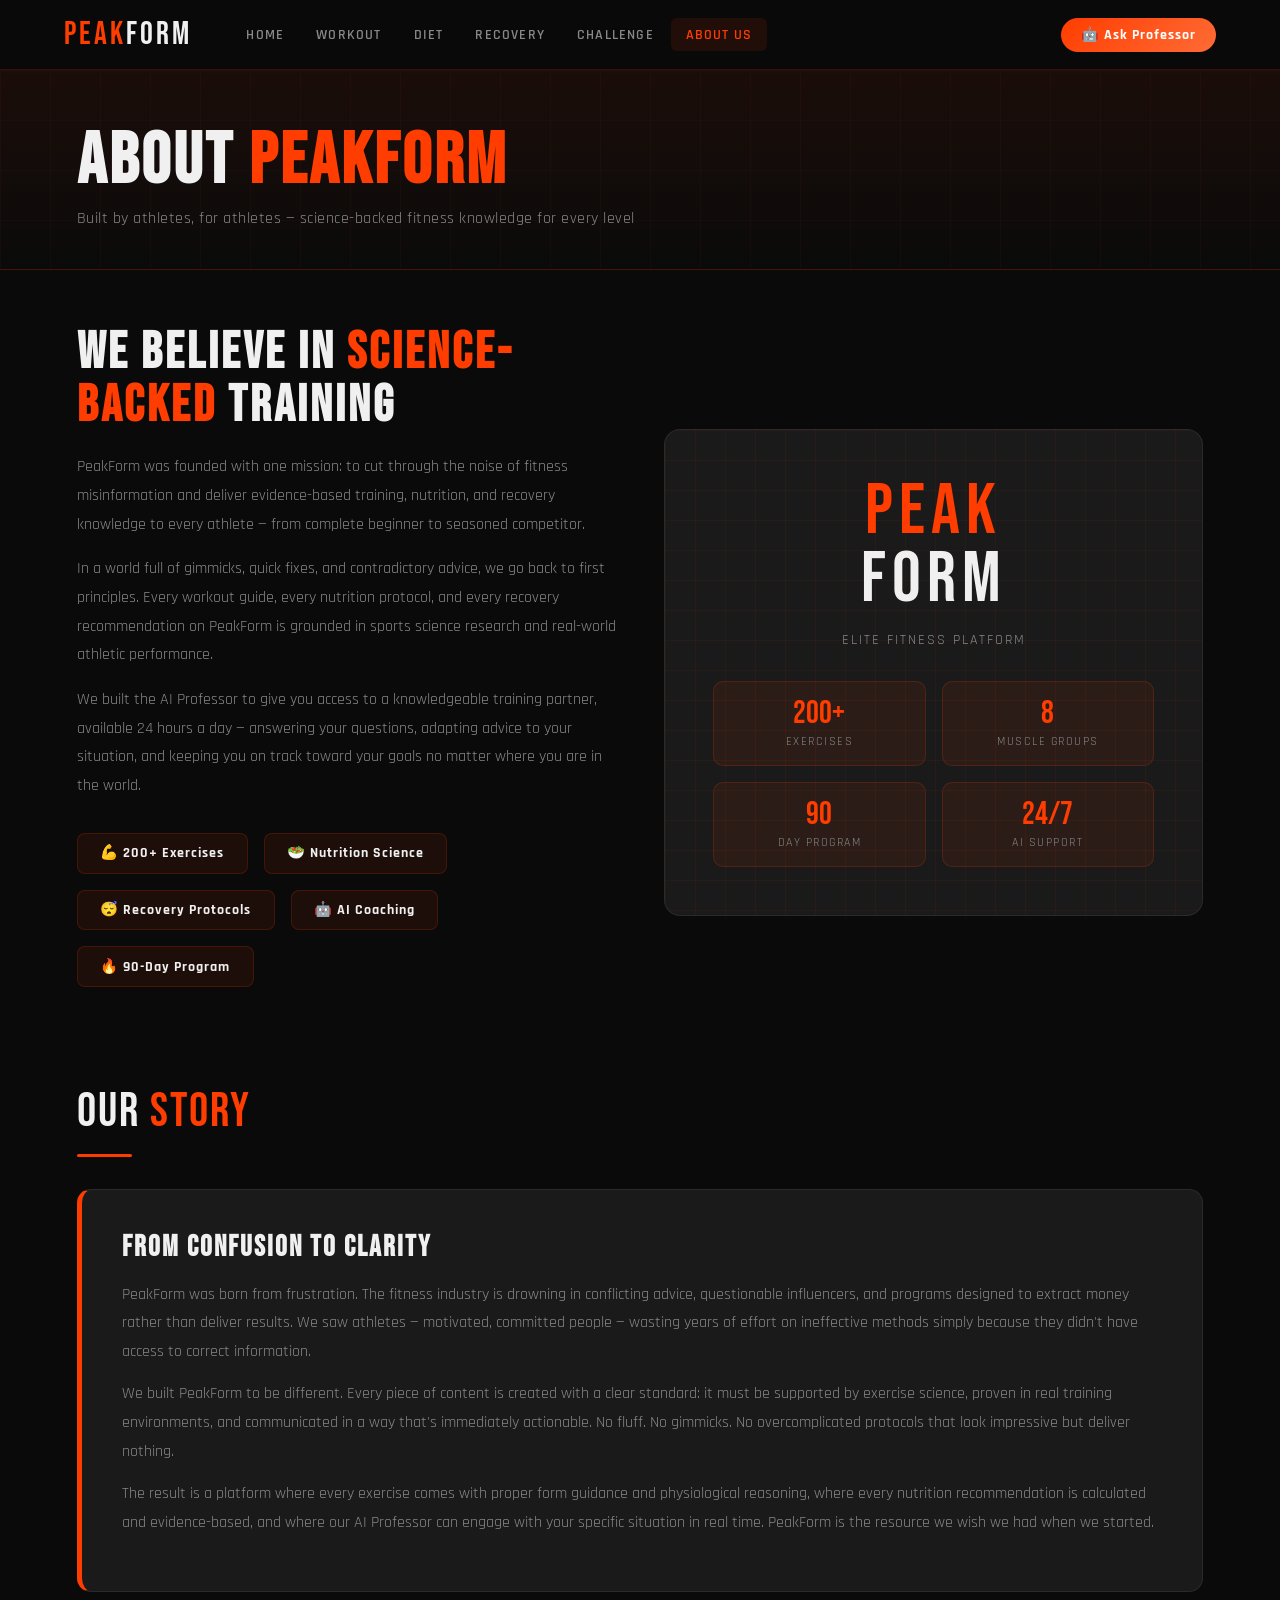
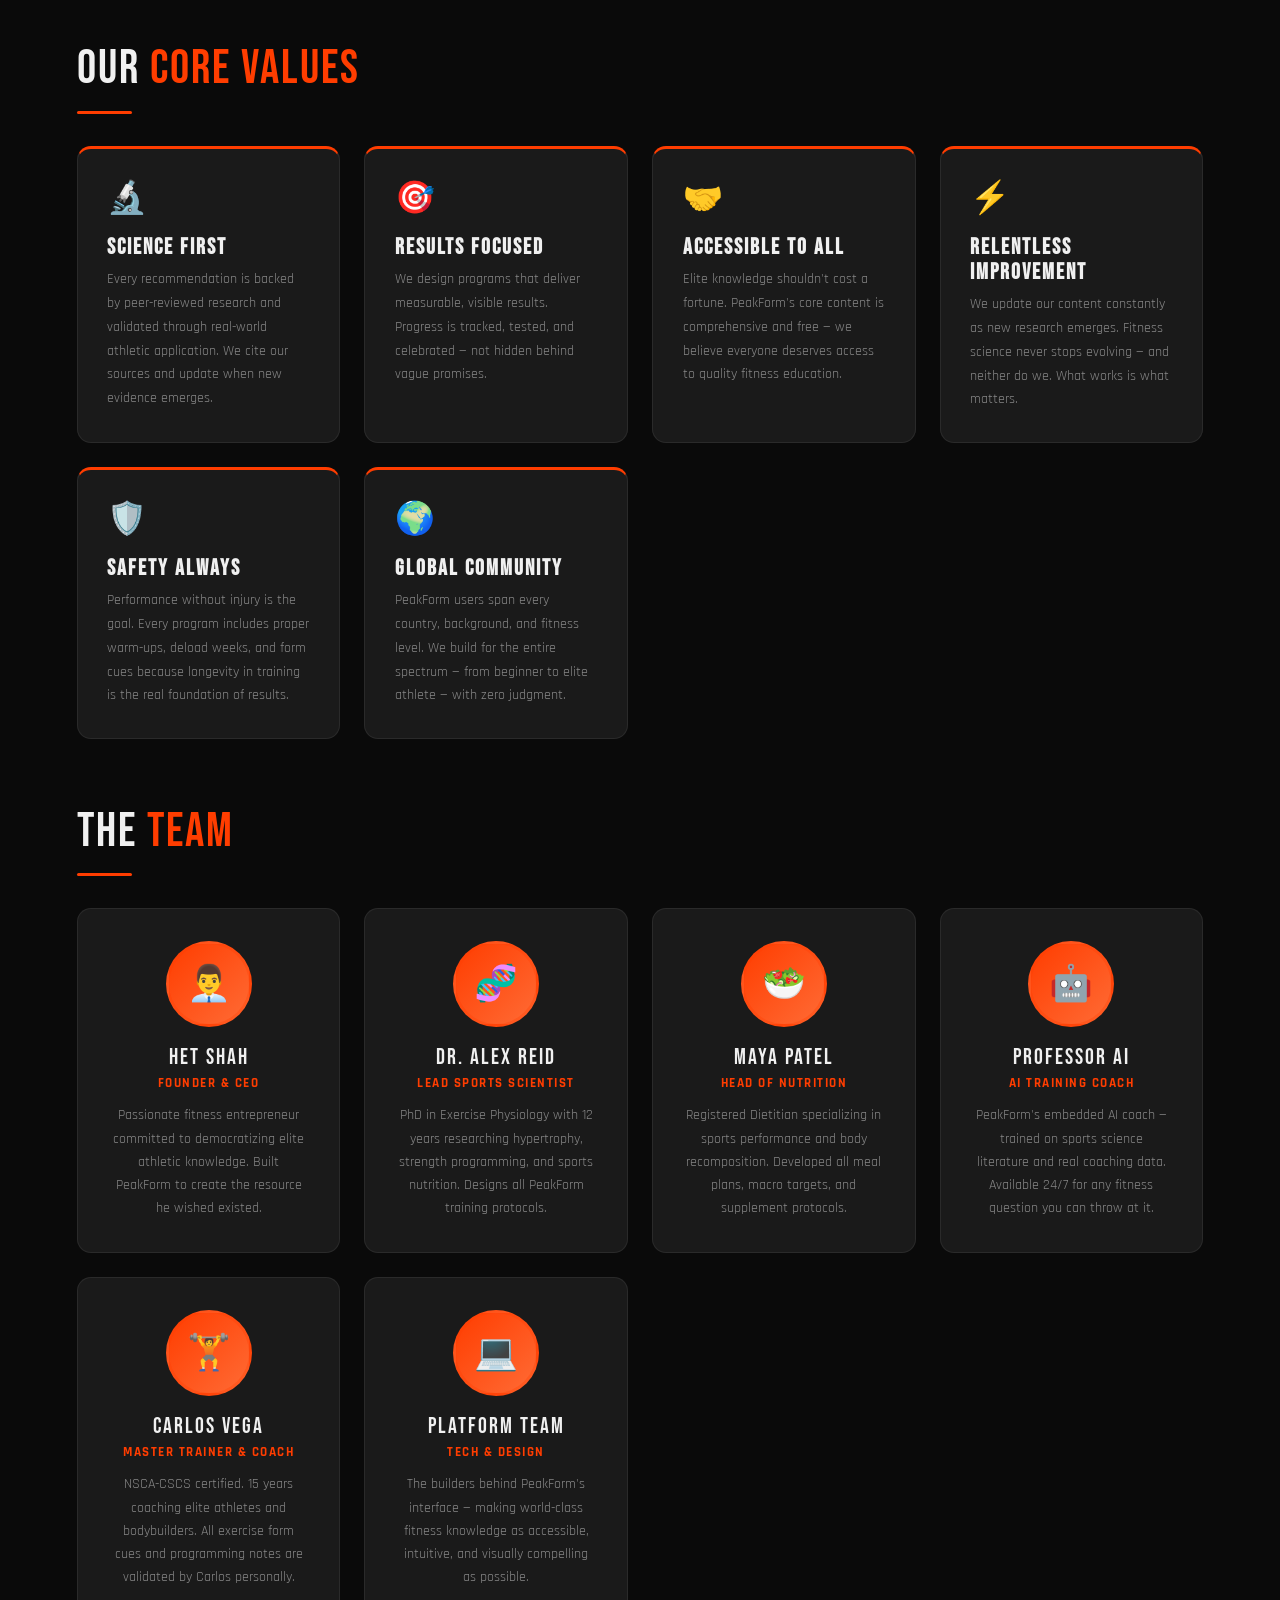
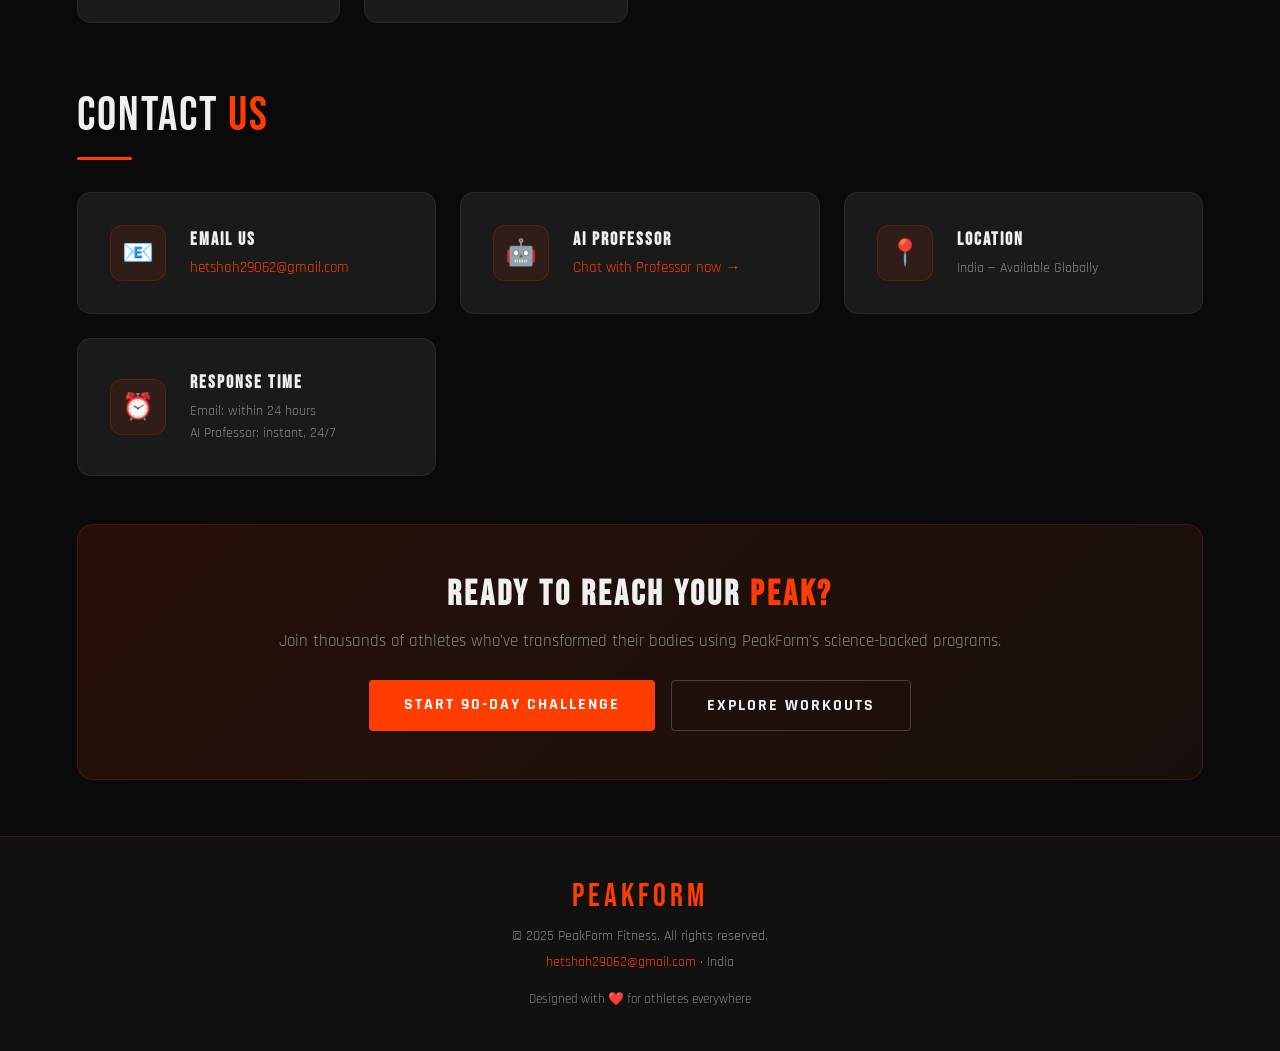
<file: about.html>
<!DOCTYPE html>
<html lang="en">
<head>
<meta charset="UTF-8">
<meta name="viewport" content="width=device-width, initial-scale=1.0">
<title>About Us – PeakForm</title>
<link rel="stylesheet" href="style.css">
<style>
.about-hero {
  display: grid;
  grid-template-columns: 1fr 1fr;
  gap: 3rem;
  align-items: center;
  margin-bottom: 4rem;
}
@media(max-width:800px){ .about-hero{grid-template-columns:1fr} }
.about-text h2 {
  font-family: 'Bebas Neue', cursive;
  font-size: clamp(2.2rem,4vw,3.2rem);
  letter-spacing: 3px;
  margin-bottom: 1.25rem;
  line-height: 1.05;
}
.about-text h2 span { color: var(--accent); }
.about-text p { color: var(--muted); line-height: 1.85; margin-bottom: 1rem; font-size: 0.97rem; }
.about-visual {
  background: var(--bg3);
  border: 1px solid var(--border2);
  border-radius: 16px;
  padding: 3rem;
  text-align: center;
  position: relative;
  overflow: hidden;
}
.about-visual::before {
  content: '';
  position: absolute; inset: 0;
  background-image: linear-gradient(rgba(255,61,0,0.05) 1px,transparent 1px),
    linear-gradient(90deg,rgba(255,61,0,0.05) 1px,transparent 1px);
  background-size:30px 30px;
}
.logo-huge {
  font-family: 'Bebas Neue', cursive;
  font-size: 4.5rem;
  color: var(--accent);
  letter-spacing: 6px;
  line-height: 0.95;
  position: relative; z-index: 1;
}
.logo-huge span { color: var(--text); display: block; }
.about-stats {
  display: grid;
  grid-template-columns: 1fr 1fr;
  gap: 1rem;
  margin-top: 2rem;
  position: relative; z-index: 1;
}
.about-stat {
  background: rgba(255,61,0,0.08);
  border: 1px solid var(--border);
  border-radius: 10px;
  padding: 1rem;
  text-align: center;
}
.about-stat .n { font-family:'Bebas Neue',cursive; font-size:2rem; color:var(--accent); display:block; line-height:1; }
.about-stat .l { font-size:0.72rem; color:var(--muted); text-transform:uppercase; letter-spacing:1.5px; display:block; margin-top:0.25rem; }

/* VALUES */
.values-grid { display:grid; grid-template-columns:repeat(auto-fill,minmax(220px,1fr)); gap:1.5rem; margin-bottom:4rem; }
.value-card {
  background: var(--bg3);
  border: 1px solid var(--border2);
  border-radius: 14px;
  padding: 1.85rem;
  border-top: 3px solid var(--accent);
  transition: border-color 0.3s;
}
.value-card:hover { border-color: var(--accent); }
.value-icon { font-size:2rem; margin-bottom:1rem; }
.value-card h3 { font-family:'Bebas Neue',cursive; font-size:1.35rem; letter-spacing:2px; margin-bottom:0.5rem; }
.value-card p { color:var(--muted); font-size:0.9rem; line-height:1.65; }

/* TEAM */
.team-grid { display:grid; grid-template-columns:repeat(auto-fill,minmax(230px,1fr)); gap:1.5rem; margin-bottom:4rem; }
.team-card {
  background: var(--bg3);
  border: 1px solid var(--border2);
  border-radius: 14px;
  padding: 2rem;
  text-align: center;
  transition: border-color 0.3s;
}
.team-card:hover { border-color: var(--border); }
.team-avatar {
  width: 86px; height: 86px;
  border-radius: 50%;
  background: linear-gradient(135deg,var(--accent),var(--accent2));
  display: flex; align-items: center; justify-content: center;
  font-size: 2.2rem;
  margin: 0 auto 1.1rem;
  border: 3px solid rgba(255,61,0,0.3);
}
.team-name { font-family:'Bebas Neue',cursive; font-size:1.35rem; letter-spacing:2px; margin-bottom:0.3rem; }
.team-role { color:var(--accent); font-size:0.8rem; font-weight:700; letter-spacing:1.5px; text-transform:uppercase; margin-bottom:0.85rem; }
.team-card p { color:var(--muted); font-size:0.88rem; line-height:1.65; }

/* CONTACT */
.contact-grid { display:grid; grid-template-columns:repeat(auto-fill,minmax(280px,1fr)); gap:1.5rem; margin-bottom:3rem; }
.contact-card {
  background: var(--bg3);
  border: 1px solid var(--border2);
  border-radius: 14px;
  padding: 2rem;
  display: flex;
  align-items: center;
  gap: 1.5rem;
  transition: border-color 0.3s;
}
.contact-card:hover { border-color: var(--border); }
.contact-icon-box {
  width: 56px; height: 56px;
  border-radius: 12px;
  background: rgba(255,61,0,0.1);
  border: 1px solid var(--border);
  display: flex; align-items: center; justify-content: center;
  font-size: 1.6rem;
  flex-shrink: 0;
}
.contact-info h4 { font-family:'Bebas Neue',cursive; font-size:1.15rem; letter-spacing:2px; margin-bottom:0.3rem; }
.contact-info a { color:var(--accent); text-decoration:none; font-size:0.95rem; }
.contact-info a:hover { text-decoration: underline; }
.contact-info span { color:var(--muted); font-size:0.9rem; }

/* BADGE STRIP */
.badge-strip { display:flex; gap:1rem; flex-wrap:wrap; margin:2rem 0; }
.badge-item {
  background: rgba(255,61,0,0.08);
  border: 1px solid var(--border);
  padding: 0.65rem 1.4rem;
  border-radius: 8px;
  font-size: 0.9rem;
  font-weight: 700;
  letter-spacing: 1px;
}

/* STORY */
.story-block {
  background: var(--bg3);
  border: 1px solid var(--border2);
  border-radius: 14px;
  padding: 2.5rem;
  margin-bottom: 3rem;
  border-left: 5px solid var(--accent);
}
.story-block h3 { font-family:'Bebas Neue',cursive; font-size:1.8rem; letter-spacing:2px; margin-bottom:1rem; }
.story-block p { color:var(--muted); line-height:1.85; margin-bottom:0.85rem; font-size:0.97rem; }

/* CTA BOX */
.cta-box {
  background: linear-gradient(135deg, rgba(255,61,0,0.12), rgba(255,107,53,0.06));
  border: 1px solid var(--border);
  border-radius: 16px;
  padding: 3rem;
  text-align: center;
}
.cta-box h3 { font-family:'Bebas Neue',cursive; font-size:2.2rem; letter-spacing:3px; margin-bottom:0.85rem; }
.cta-box h3 span { color:var(--accent); }
.cta-box p { color:var(--muted); margin-bottom:1.75rem; }
</style>
</head>
<body>
<div class="page-wrap">

  <div class="page-header">
    <h1>ABOUT <span>PEAKFORM</span></h1>
    <p>Built by athletes, for athletes — science-backed fitness knowledge for every level</p>
  </div>

  <section class="section">

    <!-- HERO ABOUT -->
    <div class="about-hero">
      <div class="about-text">
        <h2>WE BELIEVE IN <span>SCIENCE-BACKED</span> TRAINING</h2>
        <p>PeakForm was founded with one mission: to cut through the noise of fitness misinformation and deliver evidence-based training, nutrition, and recovery knowledge to every athlete — from complete beginner to seasoned competitor.</p>
        <p>In a world full of gimmicks, quick fixes, and contradictory advice, we go back to first principles. Every workout guide, every nutrition protocol, and every recovery recommendation on PeakForm is grounded in sports science research and real-world athletic performance.</p>
        <p>We built the AI Professor to give you access to a knowledgeable training partner, available 24 hours a day — answering your questions, adapting advice to your situation, and keeping you on track toward your goals no matter where you are in the world.</p>
        <div class="badge-strip">
          <div class="badge-item">💪 200+ Exercises</div>
          <div class="badge-item">🥗 Nutrition Science</div>
          <div class="badge-item">😴 Recovery Protocols</div>
          <div class="badge-item">🤖 AI Coaching</div>
          <div class="badge-item">🔥 90-Day Program</div>
        </div>
      </div>
      <div class="about-visual">
        <div class="logo-huge">PEAK<span>FORM</span></div>
        <p style="color:var(--muted);margin-top:1rem;font-size:0.85rem;letter-spacing:2px;position:relative;z-index:1;text-transform:uppercase">Elite Fitness Platform</p>
        <div class="about-stats">
          <div class="about-stat"><span class="n">200+</span><span class="l">Exercises</span></div>
          <div class="about-stat"><span class="n">8</span><span class="l">Muscle Groups</span></div>
          <div class="about-stat"><span class="n">90</span><span class="l">Day Program</span></div>
          <div class="about-stat"><span class="n">24/7</span><span class="l">AI Support</span></div>
        </div>
      </div>
    </div>

    <!-- OUR STORY -->
    <div class="section-title">OUR <span>STORY</span></div>
    <div class="divider"></div>
    <div class="story-block">
      <h3>From Confusion to Clarity</h3>
      <p>PeakForm was born from frustration. The fitness industry is drowning in conflicting advice, questionable influencers, and programs designed to extract money rather than deliver results. We saw athletes — motivated, committed people — wasting years of effort on ineffective methods simply because they didn't have access to correct information.</p>
      <p>We built PeakForm to be different. Every piece of content is created with a clear standard: it must be supported by exercise science, proven in real training environments, and communicated in a way that's immediately actionable. No fluff. No gimmicks. No overcomplicated protocols that look impressive but deliver nothing.</p>
      <p>The result is a platform where every exercise comes with proper form guidance and physiological reasoning, where every nutrition recommendation is calculated and evidence-based, and where our AI Professor can engage with your specific situation in real time. PeakForm is the resource we wish we had when we started.</p>
    </div>

    <!-- VALUES -->
    <div class="section-title">OUR <span>CORE VALUES</span></div>
    <div class="divider"></div>
    <div class="values-grid">
      <div class="value-card">
        <div class="value-icon">🔬</div>
        <h3>Science First</h3>
        <p>Every recommendation is backed by peer-reviewed research and validated through real-world athletic application. We cite our sources and update when new evidence emerges.</p>
      </div>
      <div class="value-card">
        <div class="value-icon">🎯</div>
        <h3>Results Focused</h3>
        <p>We design programs that deliver measurable, visible results. Progress is tracked, tested, and celebrated — not hidden behind vague promises.</p>
      </div>
      <div class="value-card">
        <div class="value-icon">🤝</div>
        <h3>Accessible to All</h3>
        <p>Elite knowledge shouldn't cost a fortune. PeakForm's core content is comprehensive and free — we believe everyone deserves access to quality fitness education.</p>
      </div>
      <div class="value-card">
        <div class="value-icon">⚡</div>
        <h3>Relentless Improvement</h3>
        <p>We update our content constantly as new research emerges. Fitness science never stops evolving — and neither do we. What works is what matters.</p>
      </div>
      <div class="value-card">
        <div class="value-icon">🛡️</div>
        <h3>Safety Always</h3>
        <p>Performance without injury is the goal. Every program includes proper warm-ups, deload weeks, and form cues because longevity in training is the real foundation of results.</p>
      </div>
      <div class="value-card">
        <div class="value-icon">🌍</div>
        <h3>Global Community</h3>
        <p>PeakForm users span every country, background, and fitness level. We build for the entire spectrum — from beginner to elite athlete — with zero judgment.</p>
      </div>
    </div>

    <!-- TEAM -->
    <div class="section-title">THE <span>TEAM</span></div>
    <div class="divider"></div>
    <div class="team-grid">
      <div class="team-card">
        <div class="team-avatar">👨‍💼</div>
        <div class="team-name">Het Shah</div>
        <div class="team-role">Founder & CEO</div>
        <p>Passionate fitness entrepreneur committed to democratizing elite athletic knowledge. Built PeakForm to create the resource he wished existed.</p>
      </div>
      <div class="team-card">
        <div class="team-avatar">🧬</div>
        <div class="team-name">Dr. Alex Reid</div>
        <div class="team-role">Lead Sports Scientist</div>
        <p>PhD in Exercise Physiology with 12 years researching hypertrophy, strength programming, and sports nutrition. Designs all PeakForm training protocols.</p>
      </div>
      <div class="team-card">
        <div class="team-avatar">🥗</div>
        <div class="team-name">Maya Patel</div>
        <div class="team-role">Head of Nutrition</div>
        <p>Registered Dietitian specializing in sports performance and body recomposition. Developed all meal plans, macro targets, and supplement protocols.</p>
      </div>
      <div class="team-card">
        <div class="team-avatar">🤖</div>
        <div class="team-name">Professor AI</div>
        <div class="team-role">AI Training Coach</div>
        <p>PeakForm's embedded AI coach — trained on sports science literature and real coaching data. Available 24/7 for any fitness question you can throw at it.</p>
      </div>
      <div class="team-card">
        <div class="team-avatar">🏋️</div>
        <div class="team-name">Carlos Vega</div>
        <div class="team-role">Master Trainer & Coach</div>
        <p>NSCA-CSCS certified. 15 years coaching elite athletes and bodybuilders. All exercise form cues and programming notes are validated by Carlos personally.</p>
      </div>
      <div class="team-card">
        <div class="team-avatar">💻</div>
        <div class="team-name">Platform Team</div>
        <div class="team-role">Tech & Design</div>
        <p>The builders behind PeakForm's interface — making world-class fitness knowledge as accessible, intuitive, and visually compelling as possible.</p>
      </div>
    </div>

    <!-- CONTACT -->
    <div class="section-title">CONTACT <span>US</span></div>
    <div class="divider"></div>
    <div class="contact-grid">
      <div class="contact-card">
        <div class="contact-icon-box">📧</div>
        <div class="contact-info">
          <h4>Email Us</h4>
          <a href="mailto:hetshah29062@gmail.com">hetshah29062@gmail.com</a>
        </div>
      </div>
      <div class="contact-card">
        <div class="contact-icon-box">🤖</div>
        <div class="contact-info">
          <h4>AI Professor</h4>
          <a onclick="openAI(); return false;" href="#" style="cursor:pointer">Chat with Professor now →</a>
        </div>
      </div>
      <div class="contact-card">
        <div class="contact-icon-box">📍</div>
        <div class="contact-info">
          <h4>Location</h4>
          <span>India — Available Globally</span>
        </div>
      </div>
      <div class="contact-card">
        <div class="contact-icon-box">⏰</div>
        <div class="contact-info">
          <h4>Response Time</h4>
          <span>Email: within 24 hours<br>AI Professor: instant, 24/7</span>
        </div>
      </div>
    </div>

    <!-- CTA -->
    <div class="cta-box">
      <h3>READY TO REACH YOUR <span>PEAK?</span></h3>
      <p>Join thousands of athletes who've transformed their bodies using PeakForm's science-backed programs.</p>
      <div style="display:flex;gap:1rem;justify-content:center;flex-wrap:wrap">
        <a href="challenge.html" class="btn-primary">Start 90-Day Challenge</a>
        <a href="workout.html" class="btn-secondary">Explore Workouts</a>
      </div>
    </div>

  </section>

  <footer>
    <div class="foot-brand">PEAKFORM</div>
    <p>© 2025 PeakForm Fitness. All rights reserved.</p>
    <p><a href="mailto:hetshah29062@gmail.com">hetshah29062@gmail.com</a> · India</p>
    <p style="margin-top:0.75rem;font-size:0.8rem">Designed with ❤️ for athletes everywhere</p>
  </footer>
</div>

<script src="nav.js"></script>
<script src="app.js"></script>
</body>
</html>
</file>
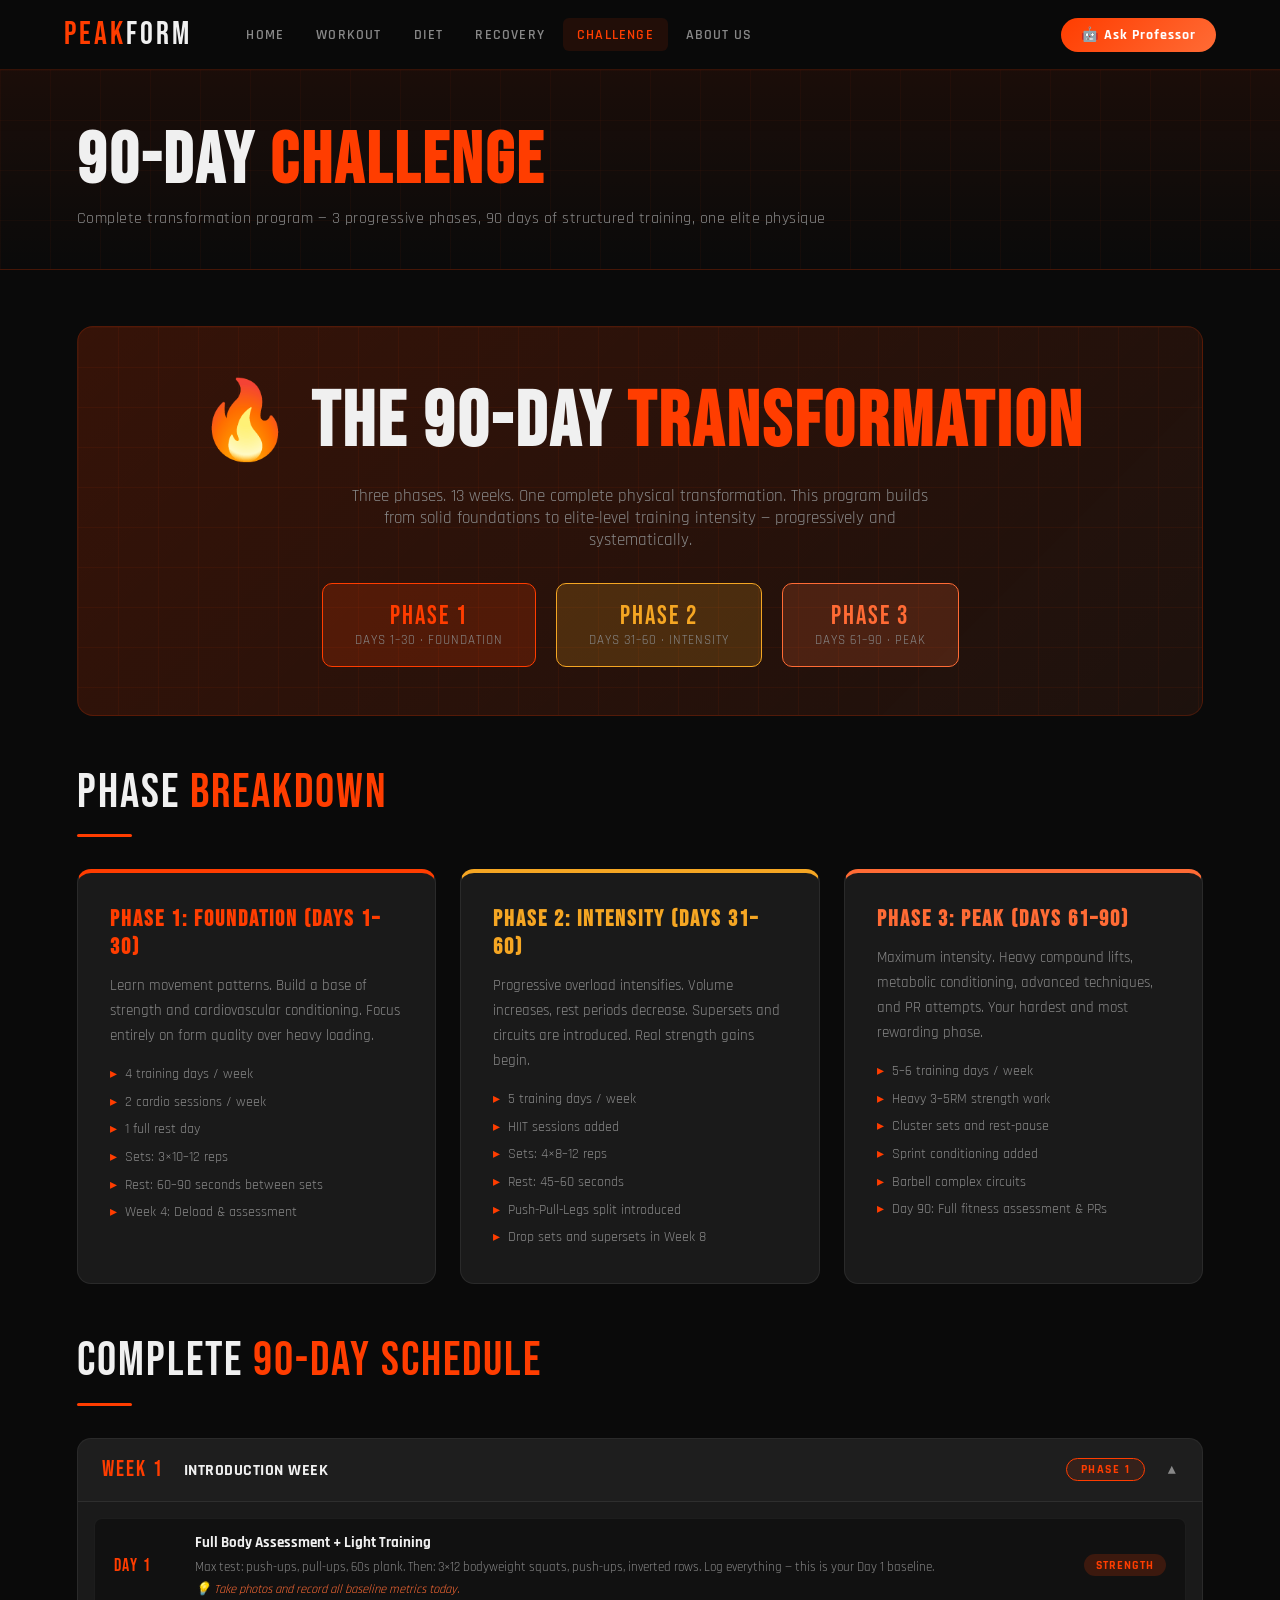
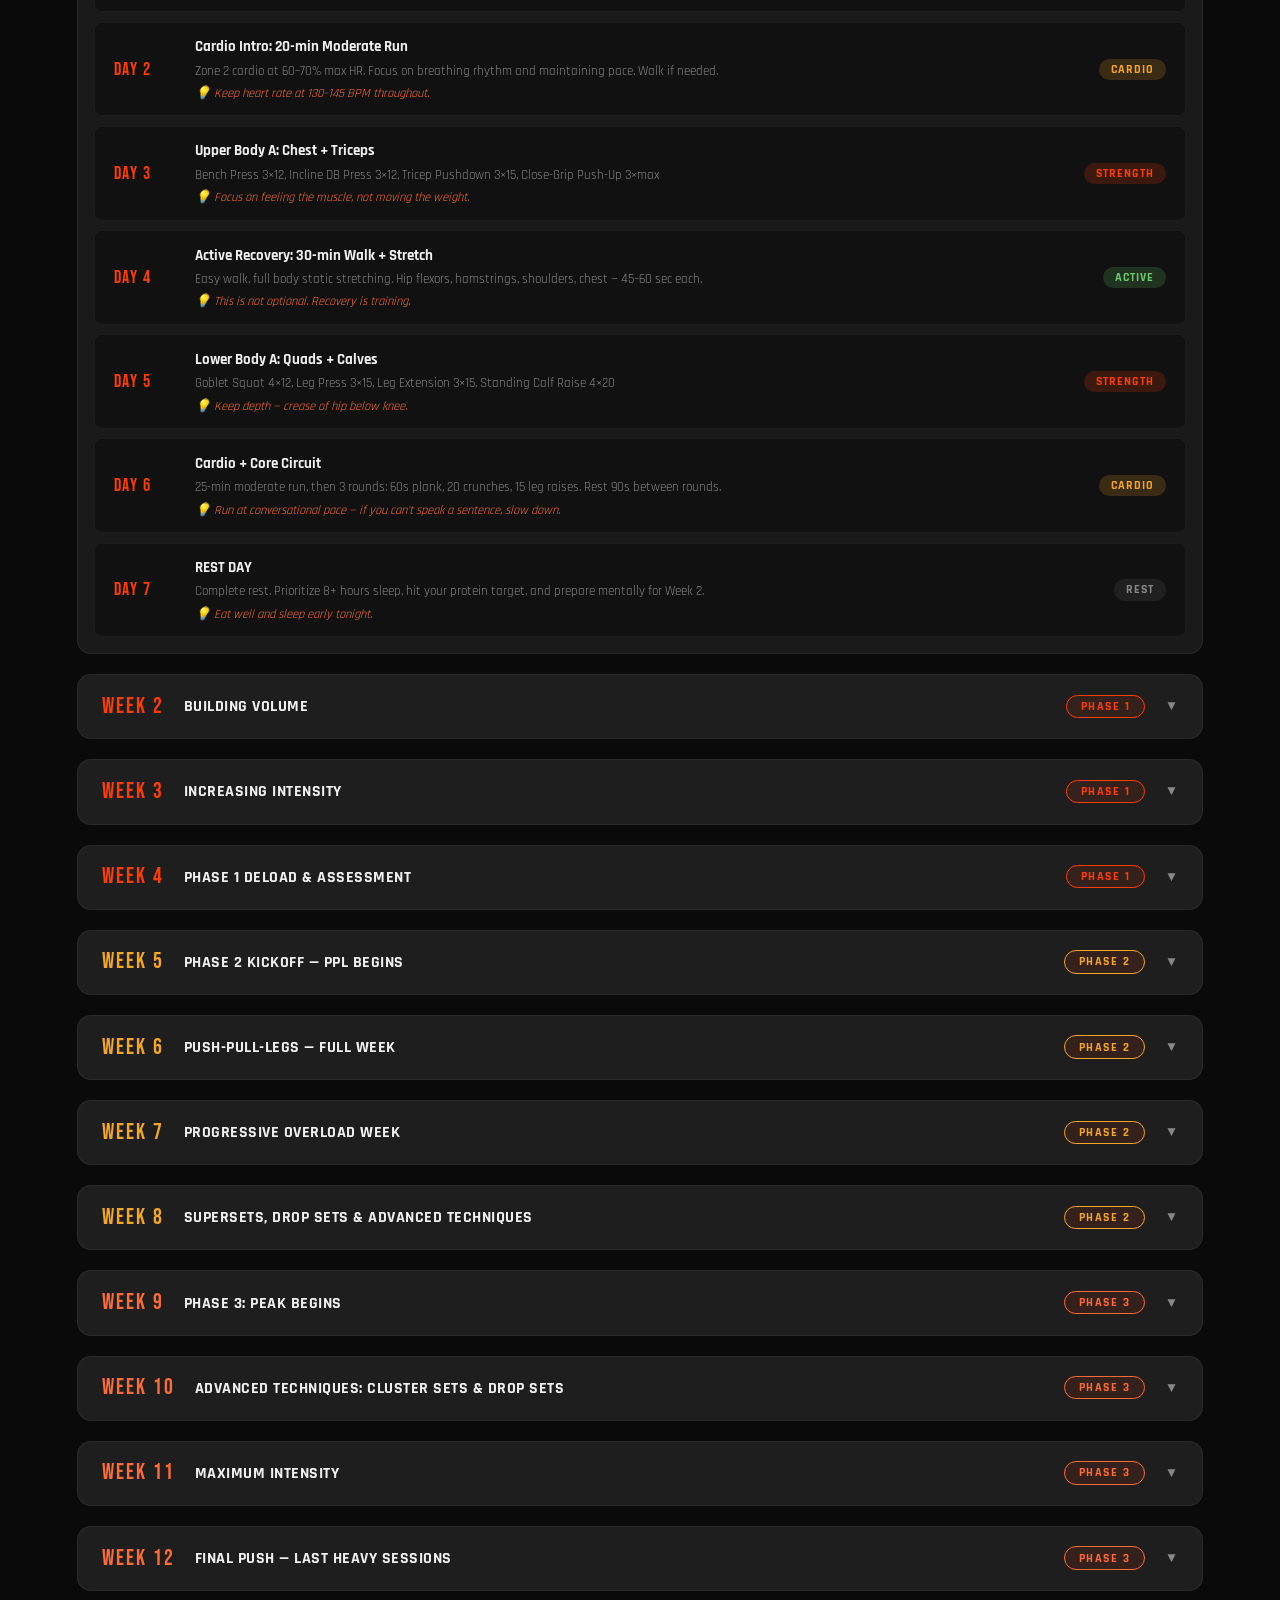
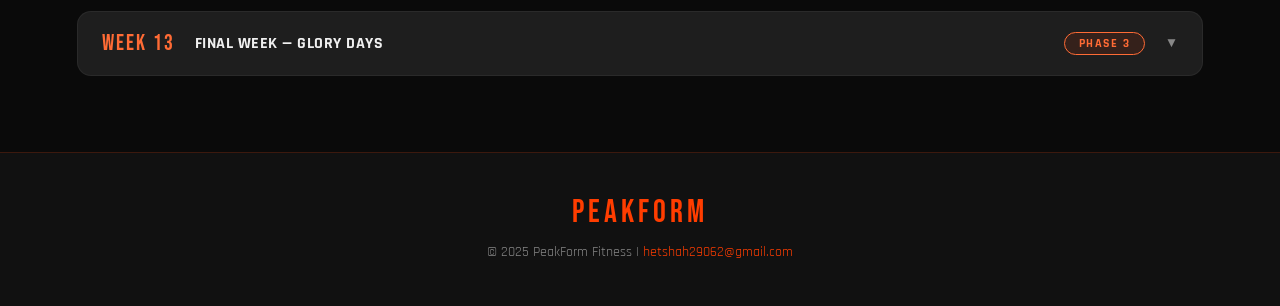
<file: challenge.html>
<!DOCTYPE html>
<html lang="en">
<head>
<meta charset="UTF-8">
<meta name="viewport" content="width=device-width, initial-scale=1.0">
<title>90-Day Challenge – PeakForm</title>
<link rel="stylesheet" href="style.css">
<style>
.challenge-banner {
  background: linear-gradient(135deg, rgba(255,61,0,0.18), rgba(255,107,53,0.08));
  border: 1px solid var(--border);
  border-radius: 16px;
  padding: 3rem;
  text-align: center;
  margin-bottom: 3rem;
  position: relative;
  overflow: hidden;
}
.challenge-banner::before {
  content:'';
  position: absolute; inset:0;
  background-image: linear-gradient(rgba(255,61,0,0.06) 1px, transparent 1px),
    linear-gradient(90deg,rgba(255,61,0,0.06) 1px,transparent 1px);
  background-size:40px 40px;
}
.challenge-banner h2 {
  font-family:'Bebas Neue',cursive;
  font-size:clamp(2.5rem,6vw,5rem);
  letter-spacing:3px;
  position:relative; z-index:1;
  margin-bottom:1rem;
}
.challenge-banner h2 span { color:var(--accent); }
.challenge-banner p { color:var(--muted); font-size:1.05rem; max-width:600px; margin:0 auto 2rem; position:relative; z-index:1; }
.phase-cards { display:flex; gap:1.25rem; justify-content:center; flex-wrap:wrap; position:relative; z-index:1; }
.phase-card {
  border-radius:10px;
  padding:1.1rem 2rem;
  text-align:center;
  min-width:170px;
}
.phase-1-card { background:rgba(255,61,0,0.18); border:1px solid var(--accent); }
.phase-2-card { background:rgba(245,166,35,0.18); border:1px solid var(--gold); }
.phase-3-card { background:rgba(255,107,53,0.18); border:1px solid var(--accent2); }
.phase-label { font-family:'Bebas Neue',cursive; font-size:1.6rem; letter-spacing:2px; }
.phase-1-card .phase-label { color:var(--accent); }
.phase-2-card .phase-label { color:var(--gold); }
.phase-3-card .phase-label { color:var(--accent2); }
.phase-days { color:var(--muted); font-size:0.8rem; letter-spacing:1px; text-transform:uppercase; }

/* WEEK BLOCKS */
.week-block { background:var(--bg3); border:1px solid var(--border2); border-radius:14px; overflow:hidden; margin-bottom:1.25rem; }
.week-header {
  display:flex; align-items:center; gap:1.25rem;
  padding:1.1rem 1.5rem;
  cursor:pointer;
  background:rgba(255,255,255,0.02);
  border-bottom:1px solid transparent;
  transition:background 0.2s;
  user-select:none;
}
.week-header:hover { background:rgba(255,61,0,0.06); }
.week-header.open { border-bottom-color:var(--border2); }
.week-num { font-family:'Bebas Neue',cursive; font-size:1.4rem; letter-spacing:2px; flex-shrink:0; }
.week-title { font-weight:700; font-size:0.98rem; letter-spacing:0.5px; flex:1; }
.week-phase-badge {
  padding:0.2rem 0.85rem;
  border-radius:20px;
  font-size:0.72rem;
  font-weight:700;
  letter-spacing:1.5px;
  text-transform:uppercase;
  flex-shrink:0;
}
.week-chevron { color:var(--muted); font-size:0.85rem; transition:transform 0.3s; flex-shrink:0; }
.week-chevron.open { transform:rotate(180deg); }
.week-days { display:none; padding:1rem; }
.week-days.open { display:grid; gap:0.6rem; }
.day-row {
  background:var(--bg2);
  border:1px solid rgba(255,255,255,0.05);
  border-radius:8px;
  padding:0.9rem 1.2rem;
  display:flex;
  align-items:center;
  gap:1rem;
}
.day-label {
  font-family:'Bebas Neue',cursive;
  font-size:1.1rem;
  letter-spacing:1.5px;
  min-width:65px;
  flex-shrink:0;
}
.day-info { flex:1; }
.day-info strong { display:block; font-size:0.95rem; font-weight:700; margin-bottom:0.15rem; }
.day-info span { color:var(--muted); font-size:0.82rem; line-height:1.4; }
.day-tips { margin-top:0.25rem; color:var(--accent2); font-size:0.78rem; font-style:italic; }

/* PHASE GUIDE */
.phase-guide { display:grid; grid-template-columns:repeat(auto-fill,minmax(280px,1fr)); gap:1.5rem; margin-bottom:3rem; }
.phase-guide-card { background:var(--bg3); border:1px solid var(--border2); border-radius:14px; padding:2rem; }
.phase-guide-card h3 { font-family:'Bebas Neue',cursive; font-size:1.45rem; letter-spacing:2px; margin-bottom:0.75rem; }
.phase-guide-card p { color:var(--muted); font-size:0.92rem; line-height:1.7; }
.phase-guide-card ul { margin-top:0.75rem; }
.phase-guide-card li { color:var(--muted); font-size:0.88rem; padding:0.3rem 0; display:flex; gap:0.5rem; }
.phase-guide-card li::before { content:'▸'; color:var(--accent); flex-shrink:0; }
</style>
</head>
<body>
<div class="page-wrap">

  <div class="page-header">
    <h1>90-DAY <span>CHALLENGE</span></h1>
    <p>Complete transformation program — 3 progressive phases, 90 days of structured training, one elite physique</p>
  </div>

  <section class="section">
    <!-- BANNER -->
    <div class="challenge-banner">
      <h2>🔥 THE 90-DAY <span>TRANSFORMATION</span></h2>
      <p>Three phases. 13 weeks. One complete physical transformation. This program builds from solid foundations to elite-level training intensity — progressively and systematically.</p>
      <div class="phase-cards">
        <div class="phase-card phase-1-card"><div class="phase-label">PHASE 1</div><div class="phase-days">Days 1–30 · Foundation</div></div>
        <div class="phase-card phase-2-card"><div class="phase-label">PHASE 2</div><div class="phase-days">Days 31–60 · Intensity</div></div>
        <div class="phase-card phase-3-card"><div class="phase-label">PHASE 3</div><div class="phase-days">Days 61–90 · Peak</div></div>
      </div>
    </div>

    <!-- PHASE GUIDE -->
    <div class="section-title">PHASE <span>BREAKDOWN</span></div>
    <div class="divider"></div>
    <div class="phase-guide">
      <div class="phase-guide-card" style="border-top:4px solid var(--accent)">
        <h3 style="color:var(--accent)">Phase 1: Foundation (Days 1–30)</h3>
        <p>Learn movement patterns. Build a base of strength and cardiovascular conditioning. Focus entirely on form quality over heavy loading.</p>
        <ul>
          <li>4 training days / week</li>
          <li>2 cardio sessions / week</li>
          <li>1 full rest day</li>
          <li>Sets: 3×10–12 reps</li>
          <li>Rest: 60–90 seconds between sets</li>
          <li>Week 4: Deload & assessment</li>
        </ul>
      </div>
      <div class="phase-guide-card" style="border-top:4px solid var(--gold)">
        <h3 style="color:var(--gold)">Phase 2: Intensity (Days 31–60)</h3>
        <p>Progressive overload intensifies. Volume increases, rest periods decrease. Supersets and circuits are introduced. Real strength gains begin.</p>
        <ul>
          <li>5 training days / week</li>
          <li>HIIT sessions added</li>
          <li>Sets: 4×8–12 reps</li>
          <li>Rest: 45–60 seconds</li>
          <li>Push-Pull-Legs split introduced</li>
          <li>Drop sets and supersets in Week 8</li>
        </ul>
      </div>
      <div class="phase-guide-card" style="border-top:4px solid var(--accent2)">
        <h3 style="color:var(--accent2)">Phase 3: Peak (Days 61–90)</h3>
        <p>Maximum intensity. Heavy compound lifts, metabolic conditioning, advanced techniques, and PR attempts. Your hardest and most rewarding phase.</p>
        <ul>
          <li>5–6 training days / week</li>
          <li>Heavy 3–5RM strength work</li>
          <li>Cluster sets and rest-pause</li>
          <li>Sprint conditioning added</li>
          <li>Barbell complex circuits</li>
          <li>Day 90: Full fitness assessment & PRs</li>
        </ul>
      </div>
    </div>

    <!-- 90-DAY SCHEDULE -->
    <div class="section-title">COMPLETE <span>90-DAY SCHEDULE</span></div>
    <div class="divider"></div>
    <div id="weekContainer"></div>
  </section>

  <footer>
    <div class="foot-brand">PEAKFORM</div>
    <p>© 2025 PeakForm Fitness | <a href="mailto:hetshah29062@gmail.com">hetshah29062@gmail.com</a></p>
  </footer>
</div>

<script src="nav.js"></script>
<script src="app.js"></script>
<script>
const weeks = [
  {w:1,title:'INTRODUCTION WEEK',phase:1,days:[
    {n:1,name:'Full Body Assessment + Light Training',type:'strength',detail:'Max test: push-ups, pull-ups, 60s plank. Then: 3×12 bodyweight squats, push-ups, inverted rows. Log everything — this is your Day 1 baseline.',tip:'Take photos and record all baseline metrics today.'},
    {n:2,name:'Cardio Intro: 20-min Moderate Run',type:'cardio',detail:'Zone 2 cardio at 60–70% max HR. Focus on breathing rhythm and maintaining pace. Walk if needed.',tip:'Keep heart rate at 130–145 BPM throughout.'},
    {n:3,name:'Upper Body A: Chest + Triceps',type:'strength',detail:'Bench Press 3×12, Incline DB Press 3×12, Tricep Pushdown 3×15, Close-Grip Push-Up 3×max',tip:'Focus on feeling the muscle, not moving the weight.'},
    {n:4,name:'Active Recovery: 30-min Walk + Stretch',type:'active',detail:'Easy walk, full body static stretching. Hip flexors, hamstrings, shoulders, chest — 45–60 sec each.',tip:'This is not optional. Recovery is training.'},
    {n:5,name:'Lower Body A: Quads + Calves',type:'strength',detail:'Goblet Squat 4×12, Leg Press 3×15, Leg Extension 3×15, Standing Calf Raise 4×20',tip:'Keep depth — crease of hip below knee.'},
    {n:6,name:'Cardio + Core Circuit',type:'cardio',detail:'25-min moderate run, then 3 rounds: 60s plank, 20 crunches, 15 leg raises. Rest 90s between rounds.',tip:'Run at conversational pace — if you can\'t speak a sentence, slow down.'},
    {n:7,name:'REST DAY',type:'rest',detail:'Complete rest. Prioritize 8+ hours sleep, hit your protein target, and prepare mentally for Week 2.',tip:'Eat well and sleep early tonight.'}
  ]},
  {w:2,title:'BUILDING VOLUME',phase:1,days:[
    {n:8,name:'Upper Body B: Back + Biceps',type:'strength',detail:'Lat Pulldown 4×12, Seated Cable Row 3×12, DB Row 3×12 each side, Barbell Curl 3×12',tip:'Pull from the elbows, not the hands — engage lats first.'},
    {n:9,name:'Cardio: 25-min Run + 10-min Row',type:'cardio',detail:'Slightly increase intensity from Week 1. Maintain Zone 2 for the run, moderate effort on rower.',tip:'Rowing burns 20% more calories than running at same perceived effort.'},
    {n:10,name:'Lower Body B: Hamstrings + Glutes',type:'strength',detail:'Romanian Deadlift 4×10, Leg Curl 3×15, Hip Thrust 4×15, Bulgarian Split Squat 3×10 each',tip:'Push hips back on RDL — feel the hamstring stretch.'},
    {n:11,name:'Shoulders + Core',type:'strength',detail:'OHP 4×10, Lateral Raise 3×15, Face Pull 3×20, Cable Crunch 3×20, Plank 3×60s',tip:'Never skip face pulls — they protect your shoulders.'},
    {n:12,name:'Full Body Circuit',type:'hiit',detail:'5 rounds: 10 squats, 10 push-ups, 10 rows, 10 reverse lunges, 30s rest between rounds.',tip:'Move with purpose but control form throughout.'},
    {n:13,name:'Cardio: 30-min Run',type:'cardio',detail:'Slightly faster pace than Week 1. Measure your distance — you\'ll beat it by Week 13.',tip:'Focus on a steady rhythm. Breathing in for 3 steps, out for 2.'},
    {n:14,name:'REST DAY',type:'rest',detail:'Rest. Foam roll all major muscle groups. Eat a full day of nutritious food.',tip:'Your muscles grow on rest days — not in the gym.'}
  ]},
  {w:3,title:'INCREASING INTENSITY',phase:1,days:[
    {n:15,name:'Chest + Triceps (Week 3 Version)',type:'strength',detail:'Bench Press 4×10, Incline DB 3×12, Cable Fly 3×12, Skull Crusher 3×10, Pushdown 3×15',tip:'Add 5–10 lbs to bench vs Week 1 if form was perfect.'},
    {n:16,name:'HIIT Cardio: 20 Minutes',type:'hiit',detail:'30s sprint / 90s walk × 8 rounds. All-out effort on every sprint. Recover fully between.',tip:'Sprint at 90–95% effort — this should be uncomfortable.'},
    {n:17,name:'Lower Body: Quads + Calves',type:'strength',detail:'Back Squat 4×10, Leg Press 4×12, Walking Lunge 3×12 each, Calf Raise 5×20',tip:'Squat to full depth — no half reps.'},
    {n:18,name:'Back + Biceps (Week 3)',type:'strength',detail:'Pull-Up 4×AMRAP, Barbell Row 4×8, Cable Row 3×12, Hammer Curl 3×12',tip:'Aim for 1 more rep on pull-ups than last week.'},
    {n:19,name:'Active Recovery + Yoga',type:'active',detail:'30-min yoga flow: downward dog, warrior I & II, pigeon pose, seated forward fold.',tip:'Yoga + lifting = longevity in the sport.'},
    {n:20,name:'Legs + Shoulders Combo',type:'strength',detail:'Romanian Deadlift 3×10, Hip Thrust 3×15, OHP 3×10, Lateral Raise 3×15, Face Pull 3×20',tip:'Quality reps only — slow and controlled.'},
    {n:21,name:'REST DAY',type:'rest',detail:'Rest, recover. Reflect on 3 weeks of progress.',tip:'Week 4 is a deload — you\'ve earned it.'}
  ]},
  {w:4,title:'PHASE 1 DELOAD & ASSESSMENT',phase:1,days:[
    {n:22,name:'Light Upper Body',type:'strength',detail:'50% of normal weights. 3×12 bench, 3×12 lat pulldown, 2×15 curls, 2×15 pushdowns. Easy effort.',tip:'No ego this week — this is strategic recovery.'},
    {n:23,name:'Easy Cardio: 20 min',type:'cardio',detail:'Easy jog at conversational pace. Could hold a full conversation without gasping.',tip:'Zone 1 only today — the body needs rest.'},
    {n:24,name:'Light Lower Body',type:'strength',detail:'50% weights. 3×12 goblet squat, 3×12 RDL, 4×20 calf raises. Light and controlled.',tip:'Feel your muscles working — enhanced mind-muscle connection.'},
    {n:25,name:'Full Body Mobility Session',type:'active',detail:'30-min foam rolling full body, 20-min full body yoga/stretch flow.',tip:'This is the most productive "easy" session you can do.'},
    {n:26,name:'Phase 1 Fitness Test',type:'strength',detail:'Retest: max push-ups, max pull-ups, 60s plank, 30-min run distance. Compare to Day 1.',tip:'Document every metric — your progress will motivate you for Phase 2.'},
    {n:27,name:'Light Cardio + Mobility',type:'active',detail:'20-min easy bike or walk. 20-min full body stretching.',tip:'Prep your body for Phase 2 starting next week.'},
    {n:28,name:'REST DAY',type:'rest',detail:'Final Phase 1 rest day. Reflect, recover, plan. Phase 2 begins Monday.',tip:'You\'ve completed Phase 1. That\'s real.'}
  ]},
  {w:5,title:'PHASE 2 KICKOFF — PPL BEGINS',phase:2,days:[
    {n:29,name:'Push Day: Chest + Shoulders + Triceps',type:'strength',detail:'Bench Press 4×8, OHP 4×8, Incline DB 3×12, Lateral Raise 4×15, Skull Crusher 3×10, Pushdown 3×12',tip:'Push days are your bread and butter — show up strong.'},
    {n:30,name:'HIIT: Tabata Protocol',type:'hiit',detail:'20s max effort / 10s rest × 8 rounds each: Burpees, Mountain Climbers, Jump Squats (3 exercises total = 24 rounds).',tip:'Tabata should feel brutal. If it doesn\'t, go harder.'},
    {n:31,name:'Pull Day: Back + Biceps + Rear Delts',type:'strength',detail:'Deadlift 4×5, Pull-Up 4×AMRAP, Barbell Row 4×8, Face Pull 3×20, Barbell Curl 3×12',tip:'Deadlift is king. Pull heavy and pull often.'},
    {n:32,name:'Leg Day A: Quad Focus',type:'strength',detail:'Back Squat 5×5, Leg Press 4×12, Leg Extension 3×15, Walking Lunge 3×12, Calf Raise 5×20',tip:'5×5 squat protocol starts here — add weight weekly.'},
    {n:33,name:'Push Day 2',type:'strength',detail:'Incline Bench 4×10, Arnold Press 3×12, Cable Crossover 3×15, DB Lateral Raise 4×15, Diamond Push-Up 3×max',tip:'Different push angles hit the muscle from new angles.'},
    {n:34,name:'Cardio + Core: 35-min Run',type:'cardio',detail:'35-min run + 4 rounds: hanging leg raise ×15, cable crunch ×20, ab wheel ×10, plank ×60s',tip:'Longest run so far — build that engine.'},
    {n:35,name:'REST DAY',type:'rest',detail:'Rest. Phase 2 is more demanding — honor the recovery.',tip:'Ice bath or contrast shower highly recommended today.'}
  ]},
  {w:6,title:'PUSH-PULL-LEGS — FULL WEEK',phase:2,days:[
    {n:36,name:'Push Day: Heavy',type:'strength',detail:'Bench 4×8, OHP 4×8, Incline DB 3×10, Lateral Raise 4×15, Skull Crusher 3×10. Focus: add weight where possible.',tip:'Progressive overload is non-negotiable this phase.'},
    {n:37,name:'Pull Day: Deadlift Focus',type:'strength',detail:'Deadlift 4×5, Weighted Pull-Up 4×6, Pendlay Row 4×8, Cable Row 3×12, Face Pull 4×20, Hammer Curl 3×12',tip:'Weighted pull-ups transform your back. Start even with 5 lbs.'},
    {n:38,name:'Leg Day B: Posterior Chain',type:'strength',detail:'Front Squat 4×8, Romanian Deadlift 4×8, Hip Thrust 4×15, Nordic Curl 3×6, Calf Raise 5×20',tip:'Front squat requires mobility — drill the rack position.'},
    {n:39,name:'Push Day + Conditioning',type:'hiit',detail:'Full push session AM. PM: 20-min conditioning — 30s work / 30s rest cycling through: push-up, jump squat, mountain climber, burpee.',tip:'Two-a-days build serious work capacity.'},
    {n:40,name:'Pull Day 2: Volume',type:'strength',detail:'Rack Pull 4×6, Chest-Supported Row 4×10, Preacher Curl 3×12, Lat Pulldown 3×12, Rear Delt Fly 3×15',tip:'Rack pulls allow you to overload the top portion of the deadlift.'},
    {n:41,name:'Leg Day C: Full Legs + Core',type:'strength',detail:'Back Squat 4×8, Bulgarian Split Squat 3×10 each, RDL 3×10, Hip Thrust 3×15, Full Core Circuit ×4 rounds',tip:'Bulgarian split squats are brutal but worth every rep.'},
    {n:42,name:'REST DAY',type:'rest',detail:'Full rest. High protein day. Early sleep.',tip:'You\'re halfway through Phase 2. The work is showing.'}
  ]},
  {w:7,title:'PROGRESSIVE OVERLOAD WEEK',phase:2,days:[
    {n:43,name:'Max Strength: Chest',type:'strength',detail:'Work up to a heavy 3RM bench press. Then: 3×10 at 75%. Incline press 3×12. Peak contraction focus.',tip:'3RM test — go heavy but with a spotter.'},
    {n:44,name:'Max Strength: Back',type:'strength',detail:'Heavy deadlift — work to 3RM. Then: pull-up 4×AMRAP weighted, barbell row 3×10.',tip:'New deadlift 3RM attempt. Pull from your legs, not your back.'},
    {n:45,name:'Cardio: 40-min Run',type:'cardio',detail:'Longest run of the challenge so far. Maintain Zone 2 throughout. Measure distance run.',tip:'This builds the cardiovascular base you\'ll need for Phase 3.'},
    {n:46,name:'Max Strength: Legs',type:'strength',detail:'Work to heavy squat 3RM. Then: RDL 4×8, Leg Press 4×12, Calf Raise 5×25.',tip:'Squat PR attempt. Depth and control first, then weight.'},
    {n:47,name:'Shoulders + Arms: Volume Bomb',type:'strength',detail:'OHP 4×10, superset: Barbell Curl + Skull Crusher 5×12 each, Lateral Raise 5×15.',tip:'25 total sets today. Embrace the pump.'},
    {n:48,name:'HIIT: Barbell Complex',type:'hiit',detail:'Barbell Complex: 6 reps each — RDL, Bent Row, Hang Clean, Front Squat, Push Press. 5 rounds. 90s rest.',tip:'Don\'t put the bar down between exercises within a round.'},
    {n:49,name:'REST DAY',type:'rest',detail:'Rest. You just tested your 3RMs — the body needs repair.',tip:'Massage gun or foam rolling session tonight.'}
  ]},
  {w:8,title:'SUPERSETS, DROP SETS & ADVANCED TECHNIQUES',phase:2,days:[
    {n:50,name:'Chest/Back Superset Day',type:'strength',detail:'Superset: Bench Press + Pull-Up 4×10. Superset: Incline DB + Barbell Row 3×12. DB Fly 3×15.',tip:'Antagonist supersets increase density and save time.'},
    {n:51,name:'Legs: Drop Sets Protocol',type:'strength',detail:'Squat drop sets: 3 weight drops per set × 4 sets. RDL 4×10. Leg Curl 3×15. Calf Raise 5×25.',tip:'Drop sets produce extreme metabolic stress — ideal for hypertrophy.'},
    {n:52,name:'Cardio + Core Superset',type:'cardio',detail:'Run 30 min. Then 4 rounds: Ab Wheel ×12 + Dragon Flag ×5 + Bicycle Crunch ×20. 60s rest.',tip:'Core supersets maximize time and training density.'},
    {n:53,name:'Shoulders + Arms: Giant Set',type:'strength',detail:'Giant Set: OHP × Lateral Raise × Rear Delt Fly × Barbell Curl × Skull Crusher. 4 rounds of 10 each.',tip:'50 total sets in one giant set sequence. This is Phase 2.'},
    {n:54,name:'Full Body: Compound Day',type:'strength',detail:'Deadlift 4×5, Bench Press 4×5, Back Squat 4×5, OHP 3×8. All heavy compound movements.',tip:'The "Big 4" day. Log every weight — these are your strength markers.'},
    {n:55,name:'Active Recovery',type:'active',detail:'30-min yoga flow. 15-min foam rolling full body. 20-min easy walk.',tip:'Phase 2 ends in one week. Recover well.'},
    {n:56,name:'REST DAY',type:'rest',detail:'Final Phase 2 rest day before Phase 3 begins.',tip:'Phase 3 is the most demanding. Rest completely today.'}
  ]},
  {w:9,title:'PHASE 3: PEAK BEGINS',phase:3,days:[
    {n:57,name:'Phase 3 Assessment + Heavy Chest',type:'strength',detail:'New 1RM bench attempt. Then: volume work 4×10, finisher: max push-ups to failure.',tip:'Document this 1RM — compare to Day 1 baseline.'},
    {n:58,name:'Heavy Back + Pull Specialization',type:'strength',detail:'Deadlift 5×3 (heavy), Weighted Pull-Up 4×6, Pendlay Row 4×8, Face Pull 3×25.',tip:'Pendlay rows teach explosive pulling strength.'},
    {n:59,name:'Sprint Conditioning: 10 Rounds',type:'hiit',detail:'10 × 200m all-out sprint / walk back for recovery. Full effort every sprint. Time yourself.',tip:'Sprint conditioning shreds body fat while preserving muscle. Commit.'},
    {n:60,name:'Heavy Legs + Glutes',type:'strength',detail:'Squat 5×3, Hip Thrust 5×8, Bulgarian Split Squat 3×8 each, Nordic Curl 3×6.',tip:'5×3 means very heavy — 85–90% of 1RM.'},
    {n:61,name:'Upper Body Volume Day',type:'strength',detail:'5×15 bench, weighted pull-up 5×8, full arm specialization — 8 sets bicep + 8 sets tricep.',tip:'Volume day after strength day — muscle adapted, now maximize reps.'},
    {n:62,name:'Metabolic Barbell Complex',type:'hiit',detail:'5 rounds: 6 reps RDL + Row + Hang Clean + Front Squat + OHP. 90s rest between rounds.',tip:'Barbell complexes are the closest thing to full-body conditioning with weights.'},
    {n:63,name:'REST DAY',type:'rest',detail:'Full rest. Phase 3 is the hardest phase — recovery is as critical as training.',tip:'Sleep 9 hours if you can. Muscle is built while you sleep.'}
  ]},
  {w:10,title:'ADVANCED TECHNIQUES: CLUSTER SETS & DROP SETS',phase:3,days:[
    {n:64,name:'Chest: Drop Sets + Rest-Pause',type:'strength',detail:'Bench drop sets (4 drops per set × 4 sets). Incline rest-pause sets. Cable crossover 100-rep challenge.',tip:'100-rep challenge: pick a weight you can do 30 reps with, rest-pause to 100.'},
    {n:65,name:'Back: Heavy + Mechanical Drop',type:'strength',detail:'Heavy bent-over row 4×6, then mechanical drop set: weighted pull-up → bodyweight pull-up → ring row → band pull-apart.',tip:'Mechanical drops change your leverage as you fatigue — genius protocol.'},
    {n:66,name:'Fasted Cardio: 45 min',type:'cardio',detail:'Fasted Zone 2, first thing in the morning. 45 continuous minutes at 130–140 BPM. Measure distance.',tip:'Fasted cardio maximizes fat oxidation. Fuel with BCAAs beforehand if needed.'},
    {n:67,name:'Legs: Cluster Sets',type:'strength',detail:'Squat cluster sets: 5 reps, 20s rest × 4 mini-sets = 1 cluster. Complete 4 full clusters.',tip:'Clusters let you lift near-maximal weight for more total volume. Elite protocol.'},
    {n:68,name:'Arms Specialization Day',type:'strength',detail:'Full bicep routine (5 exercises × 3 sets) + Full tricep routine (5 exercises × 3 sets). 30 sets arms.',tip:'Dedicated arm day produces arm growth that compounds with your main lifts.'},
    {n:69,name:'AMRAP Challenge: 20 Minutes',type:'hiit',detail:'As many rounds as possible in 20 min: 5 pull-ups + 10 push-ups + 15 squats + 20 sit-ups.',tip:'AMRAP format develops mental toughness as much as fitness.'},
    {n:70,name:'REST DAY',type:'rest',detail:'Rest. Increase protein 25% above normal today for super-recovery.',tip:'This is the hardest week of training you\'ve ever done. Recover like it matters.'}
  ]},
  {w:11,title:'MAXIMUM INTENSITY',phase:3,days:[
    {n:71,name:'Full Body Power Day',type:'strength',detail:'Power Clean 4×4, Box Jump 4×5, Bench Press 4×5, Deadlift 4×3. All explosive and heavy.',tip:'Power training improves everything — strength, speed, coordination.'},
    {n:72,name:'Chest + Shoulders Volume Bomb',type:'strength',detail:'20+ total sets across chest and shoulders. Multiple angles, multiple techniques. Short rest for maximum pump.',tip:'Your best chest and shoulder pump of the challenge.'},
    {n:73,name:'Cardio: Interval Pyramid',type:'cardio',detail:'1min + 2min + 3min + 4min + 3min + 2min + 1min intervals at 90% HR. Walk recovery between each.',tip:'Pyramid intervals prevent pacing — you can\'t predict what\'s coming next.'},
    {n:74,name:'Legs: Volume + Power Combo',type:'strength',detail:'Squat 5×3 heavy, Leg Press 4×20 light, Hip Thrust 4×15, Romanian Deadlift 3×10.',tip:'Heavy to light within same session — strength then hypertrophy.'},
    {n:75,name:'Back Specialization Day',type:'strength',detail:'Pull-Up 5×AMRAP, Deadlift 4×5, 3 different row variations ×3 sets each, Rear Delt work.',tip:'15+ back sets today. The back is what makes a physique from the rear.'},
    {n:76,name:'HIIT: 30-min Max Effort',type:'hiit',detail:'Burpee, jump squat, push-up, mountain climber, sprint intervals. Maximum effort throughout.',tip:'The hardest cardio session of the program. Give absolutely everything.'},
    {n:77,name:'REST DAY',type:'rest',detail:'Two weeks remaining. Rest completely.',tip:'You are almost there. Do not underestimate the importance of today.'}
  ]},
  {w:12,title:'FINAL PUSH — LAST HEAVY SESSIONS',phase:3,days:[
    {n:78,name:'Upper Body: Peak Contraction Focus',type:'strength',detail:'Every rep: 2-second squeeze at peak contraction. Full range, 3-second negative. Constant tension training.',tip:'Peak contraction training maximizes mind-muscle connection and metabolic stress.'},
    {n:79,name:'Final Heavy Squat Session',type:'strength',detail:'Work up to best 3RM. Then 4×10 for volume. Last chance for a squat PR before assessment.',tip:'This is your last heavy squat of the challenge. Make it count.'},
    {n:80,name:'Cardio: 45-min Personal Best Attempt',type:'cardio',detail:'45 continuous minutes. Run farther than you\'ve ever run. Measure exact distance.',tip:'Compare to your Week 1 20-minute run. The improvement will amaze you.'},
    {n:81,name:'Full Body Pump Circuit',type:'hiit',detail:'3 complete rounds through every body part, 15 reps per exercise, 30s rest between exercises.',tip:'Last full-body circuit of the challenge. Celebrate every rep.'},
    {n:82,name:'Back + Core Power Day',type:'strength',detail:'Deadlift max attempt (5RM or 3RM), Weighted Pull-Up max, Core circuit 5 rounds.',tip:'Deadlift PR attempt. Pull the most weight you\'ve ever pulled.'},
    {n:83,name:'Arms Finisher Session',type:'strength',detail:'10 sets bicep + 10 sets tricep, superset format. Best arm pump of the entire challenge.',tip:'Give your arms a final session to remember.'},
    {n:84,name:'REST DAY',type:'rest',detail:'6 days remain. Rest, refuel, reflect.',tip:'The final week is a celebration. You\'ve already done the hard work.'}
  ]},
  {w:13,title:'FINAL WEEK — GLORY DAYS',phase:3,days:[
    {n:85,name:'Bench Press PR Attempt',type:'strength',detail:'Work to new 1RM or 3RM bench press. Document the lift. Then finish with high-rep pump work.',tip:'You\'re stronger than you were 84 days ago. The numbers will prove it.'},
    {n:86,name:'Deadlift PR + Pull-Up Max',type:'strength',detail:'Attempt new deadlift personal record. Test pull-up max reps. Document all numbers.',tip:'Compare to Day 1. The difference represents 86 days of dedication.'},
    {n:87,name:'Squat PR + Hip Thrust Max',type:'strength',detail:'Final squat PR attempt. Hip thrust max weight test. Last heavy leg session of the challenge.',tip:'Your legs are not the same legs as Day 1.'},
    {n:88,name:'Cardio + Core Final Assessment',type:'cardio',detail:'Best 40-min distance attempt. Core retest: max plank hold, max sit-ups in 60s. Document all.',tip:'Every metric measured today can be compared to Day 1.'},
    {n:89,name:'Full Body Finale Circuit',type:'hiit',detail:'Full body circuit celebrating 89 days. Every muscle group, every exercise you\'ve learned. Celebrate!',tip:'This is a celebration. Enjoy every single rep.'},
    {n:90,name:'🏆 DAY 90: COMPLETE!',type:'strength',detail:'Final photo. Full measurements. All 1RM comparisons. Plank test. Run test. You did what most people never will.',tip:'Share your transformation. You\'ve earned every gram of progress.'}
  ]}
];

const phaseColors = {1:'var(--accent)',2:'var(--gold)',3:'var(--accent2)'};
const badgeStyles = {
  rest:'badge-rest',strength:'badge-strength',cardio:'badge-cardio',
  hiit:'badge-hiit',active:'badge-active'
};
const typeLabels = {rest:'REST',strength:'STRENGTH',cardio:'CARDIO',hiit:'HIIT',active:'ACTIVE'};

function buildWeeks(){
  const c = document.getElementById('weekContainer');
  c.innerHTML = weeks.map((w,i)=>`
    <div class="week-block">
      <div class="week-header" onclick="toggleWeek(${i})" id="wh-${i}">
        <div class="week-num" style="color:${phaseColors[w.phase]}">WEEK ${w.w}</div>
        <div class="week-title">${w.title}</div>
        <div class="week-phase-badge" style="background:rgba(255,61,0,0.1);color:${phaseColors[w.phase]};border:1px solid ${phaseColors[w.phase]}">PHASE ${w.phase}</div>
        <div class="week-chevron" id="wc-${i}">▼</div>
      </div>
      <div class="week-days" id="wd-${i}">
        ${w.days.map(d=>`
          <div class="day-row">
            <div class="day-label" style="color:${phaseColors[w.phase]}">DAY ${d.n}</div>
            <div class="day-info">
              <strong>${d.name}</strong>
              <span>${d.detail}</span>
              ${d.tip?`<div class="day-tips">💡 ${d.tip}</div>`:''}
            </div>
            <span class="${badgeStyles[d.type]}">${typeLabels[d.type]}</span>
          </div>
        `).join('')}
      </div>
    </div>
  `).join('');
}

function toggleWeek(i){
  const days = document.getElementById('wd-'+i);
  const chev = document.getElementById('wc-'+i);
  const hdr = document.getElementById('wh-'+i);
  const isOpen = days.classList.contains('open');
  days.classList.toggle('open',!isOpen);
  chev.classList.toggle('open',!isOpen);
  hdr.classList.toggle('open',!isOpen);
}

buildWeeks();
// Auto-open first week
toggleWeek(0);
</script>
</body>
</html>
</file>
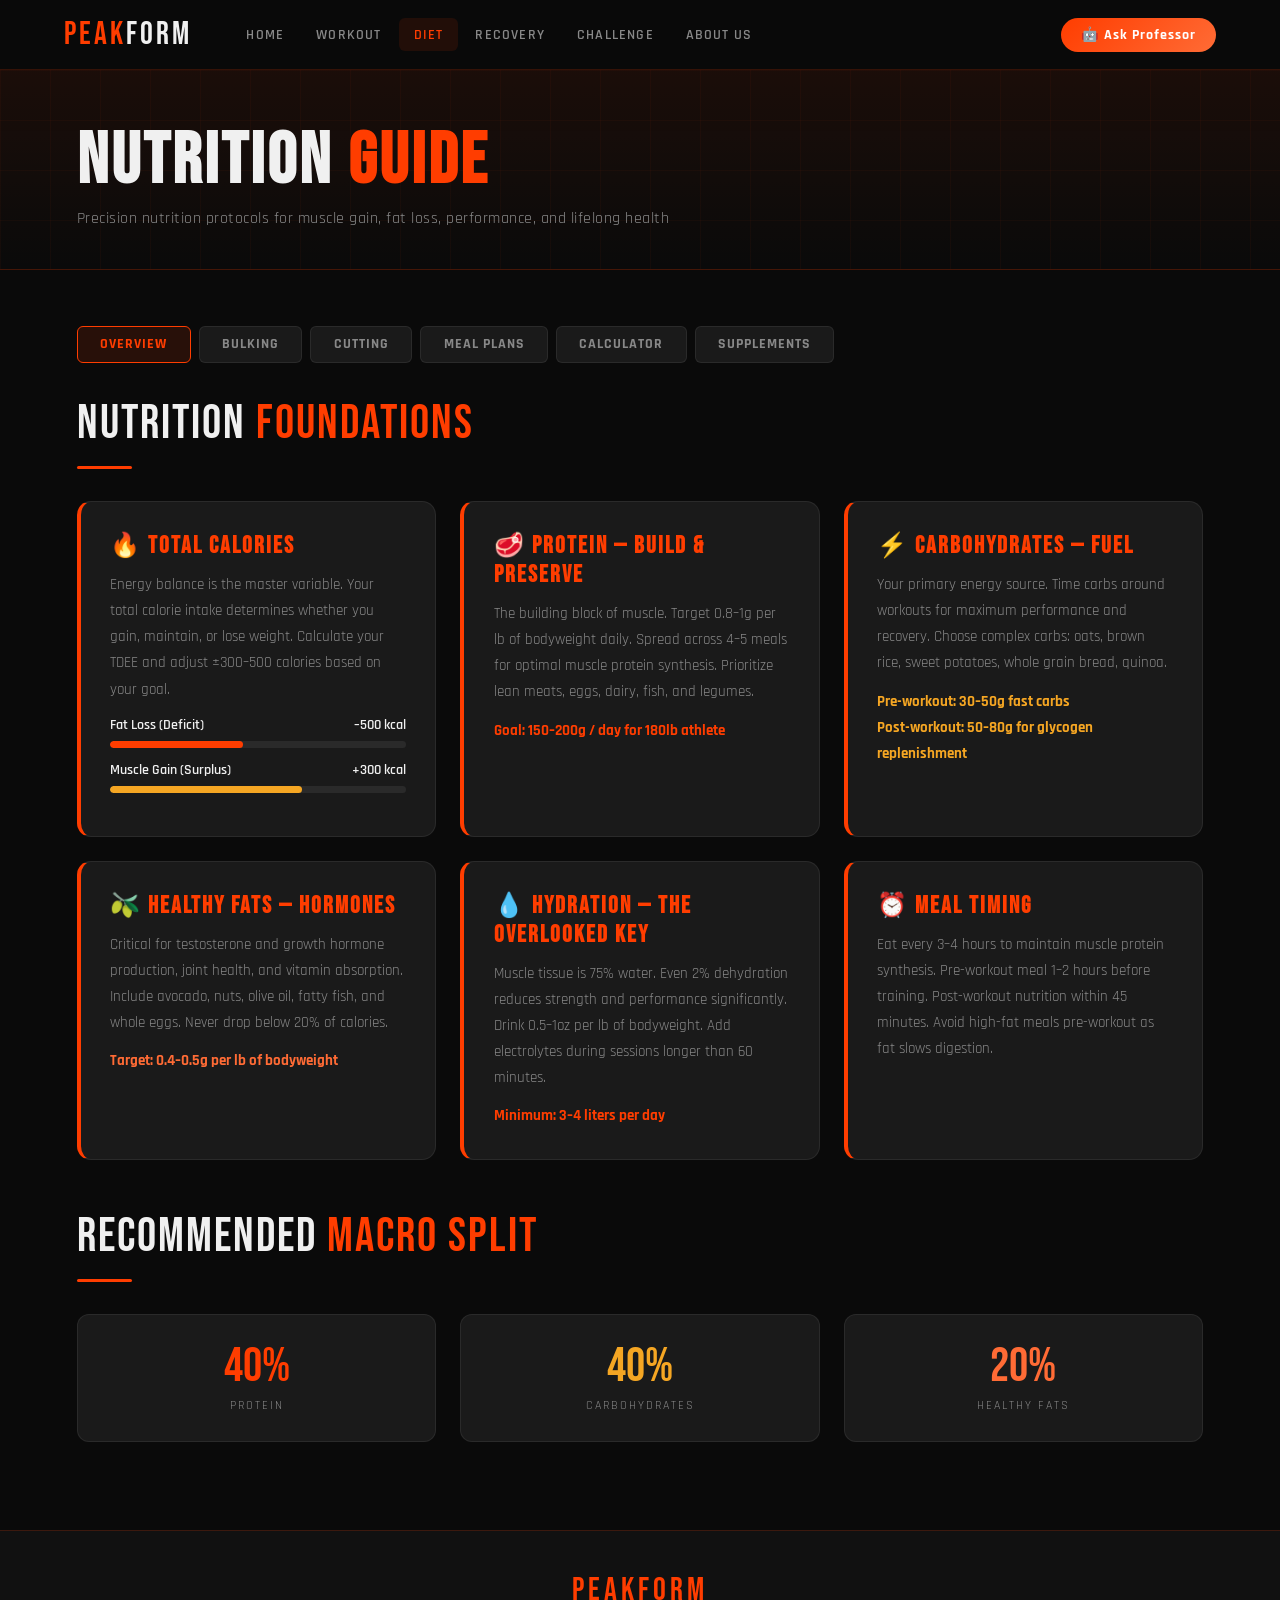
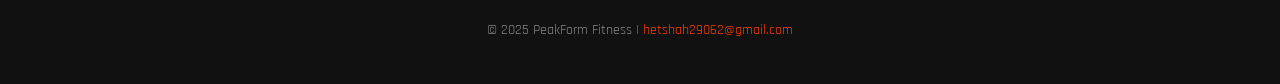
<file: diet.html>
<!DOCTYPE html>
<html lang="en">
<head>
<meta charset="UTF-8">
<meta name="viewport" content="width=device-width, initial-scale=1.0">
<title>Nutrition Guide – PeakForm</title>
<link rel="stylesheet" href="style.css">
<style>
.diet-card {
  background: var(--bg3);
  border: 1px solid var(--border2);
  border-radius: 14px;
  padding: 1.85rem;
  border-left: 4px solid var(--accent);
  transition: border-color 0.3s;
}
.diet-card:hover { border-color: var(--accent); }
.diet-card h3 { font-family:'Bebas Neue',cursive; font-size:1.5rem; letter-spacing:2px; margin-bottom:0.75rem; color:var(--accent); }
.diet-card p { color:var(--muted); line-height:1.75; font-size:0.93rem; }
.macro-bar { margin:0.85rem 0; }
.macro-label { display:flex; justify-content:space-between; margin-bottom:0.4rem; font-size:0.85rem; font-weight:600; }
.macro-track { height:7px; background:rgba(255,255,255,0.07); border-radius:4px; overflow:hidden; }
.macro-fill { height:100%; border-radius:4px; }

/* MACRO BLOCKS */
.macro-blocks { display:flex; gap:1.5rem; flex-wrap:wrap; margin:2rem 0; }
.macro-block {
  background:var(--bg3);
  border:1px solid var(--border2);
  border-radius:12px;
  padding:1.75rem 2.25rem;
  text-align:center;
  flex:1; min-width:160px;
}
.macro-pct { font-family:'Bebas Neue',cursive; font-size:3rem; line-height:1; }
.macro-name { color:var(--muted); font-size:0.78rem; letter-spacing:2px; text-transform:uppercase; margin-top:0.4rem; }

/* MEAL PLAN */
.meal-plan { background:var(--bg3); border:1px solid var(--border2); border-radius:14px; overflow:hidden; margin-bottom:2rem; }
.meal-plan-header { background:rgba(255,61,0,0.12); padding:1.1rem 1.6rem; font-family:'Bebas Neue',cursive; font-size:1.3rem; letter-spacing:2px; border-bottom:1px solid var(--border2); }
.meal-row { padding:1.1rem 1.6rem; border-bottom:1px solid rgba(255,255,255,0.04); display:flex; align-items:center; gap:1rem; }
.meal-row:last-child { border-bottom:none; }
.meal-time { font-size:0.78rem; color:var(--accent); font-weight:700; letter-spacing:1px; min-width:80px; text-transform:uppercase; flex-shrink:0; }
.meal-desc { flex:1; color:var(--muted); font-size:0.92rem; line-height:1.5; }
.meal-cal { color:var(--gold); font-weight:700; font-size:0.88rem; flex-shrink:0; }
.meal-row.workout-row { background:rgba(255,61,0,0.04); }
.meal-row.workout-row .meal-time { color:var(--gold); }
.meal-row.workout-row .meal-desc { color:var(--text); font-weight:700; letter-spacing:1px; }

/* SUPP GRID */
.supp-grid { display:grid; grid-template-columns:repeat(auto-fill,minmax(240px,1fr)); gap:1.25rem; }
.supp-card { background:var(--bg3); border:1px solid var(--border2); border-radius:12px; padding:1.6rem; transition:border-color 0.25s; }
.supp-card:hover { border-color:var(--border); }
.supp-card h4 { font-family:'Bebas Neue',cursive; font-size:1.2rem; letter-spacing:2px; color:var(--accent); margin-bottom:0.5rem; }
.supp-card p { color:var(--muted); font-size:0.9rem; line-height:1.65; }

/* CALORIE CALCULATOR */
.calc-box { background:var(--bg3); border:1px solid var(--border2); border-radius:14px; padding:2rem; margin-bottom:2rem; }
.calc-box h3 { font-family:'Bebas Neue',cursive; font-size:1.5rem; letter-spacing:2px; margin-bottom:1.5rem; }
.calc-row { display:flex; gap:1rem; flex-wrap:wrap; margin-bottom:1rem; align-items:center; }
.calc-row label { font-size:0.85rem; font-weight:700; color:var(--muted); letter-spacing:1px; min-width:100px; text-transform:uppercase; }
.calc-row input, .calc-row select {
  background:var(--bg2);
  border:1px solid var(--border2);
  color:var(--text);
  padding:0.65rem 1rem;
  border-radius:8px;
  font-family:'Rajdhani',sans-serif;
  font-size:1rem;
  outline:none;
  transition:border-color 0.2s;
  width:180px;
}
.calc-row input:focus, .calc-row select:focus { border-color:var(--accent); }
.calc-result { background:rgba(255,61,0,0.1); border:1px solid var(--border); border-radius:10px; padding:1.5rem; margin-top:1.5rem; display:none; }
.calc-result.show { display:block; }
.calc-result h4 { font-family:'Bebas Neue',cursive; font-size:1.3rem; letter-spacing:2px; margin-bottom:1rem; color:var(--accent); }
.calc-nums { display:flex; gap:1.5rem; flex-wrap:wrap; }
.calc-num { text-align:center; }
.calc-num .n { font-family:'Bebas Neue',cursive; font-size:2rem; color:var(--text); display:block; }
.calc-num .l { font-size:0.75rem; color:var(--muted); text-transform:uppercase; letter-spacing:1px; }
</style>
</head>
<body>
<div class="page-wrap">

  <div class="page-header">
    <h1>NUTRITION <span>GUIDE</span></h1>
    <p>Precision nutrition protocols for muscle gain, fat loss, performance, and lifelong health</p>
  </div>

  <section class="section">
    <div class="tabs">
      <button class="tab-btn active" onclick="switchTab('overview',this)">Overview</button>
      <button class="tab-btn" onclick="switchTab('bulking',this)">Bulking</button>
      <button class="tab-btn" onclick="switchTab('cutting',this)">Cutting</button>
      <button class="tab-btn" onclick="switchTab('meals',this)">Meal Plans</button>
      <button class="tab-btn" onclick="switchTab('calculator',this)">Calculator</button>
      <button class="tab-btn" onclick="switchTab('supps',this)">Supplements</button>
    </div>

    <!-- OVERVIEW -->
    <div id="tab-overview" class="tab-content active">
      <div class="section-title">NUTRITION <span>FOUNDATIONS</span></div>
      <div class="divider"></div>
      <div class="grid-auto" style="margin-bottom:3rem">
        <div class="diet-card">
          <h3>🔥 Total Calories</h3>
          <p>Energy balance is the master variable. Your total calorie intake determines whether you gain, maintain, or lose weight. Calculate your TDEE and adjust ±300–500 calories based on your goal.</p>
          <div class="macro-bar"><div class="macro-label"><span>Fat Loss (Deficit)</span><span>–500 kcal</span></div><div class="macro-track"><div class="macro-fill" style="width:45%;background:var(--accent)"></div></div></div>
          <div class="macro-bar"><div class="macro-label"><span>Muscle Gain (Surplus)</span><span>+300 kcal</span></div><div class="macro-track"><div class="macro-fill" style="width:65%;background:var(--gold)"></div></div></div>
        </div>
        <div class="diet-card">
          <h3>🥩 Protein — Build & Preserve</h3>
          <p>The building block of muscle. Target 0.8–1g per lb of bodyweight daily. Spread across 4–5 meals for optimal muscle protein synthesis. Prioritize lean meats, eggs, dairy, fish, and legumes.</p>
          <p style="margin-top:0.75rem;color:var(--accent);font-weight:700">Goal: 150–200g / day for 180lb athlete</p>
        </div>
        <div class="diet-card">
          <h3>⚡ Carbohydrates — Fuel</h3>
          <p>Your primary energy source. Time carbs around workouts for maximum performance and recovery. Choose complex carbs: oats, brown rice, sweet potatoes, whole grain bread, quinoa.</p>
          <p style="margin-top:0.75rem;color:var(--gold);font-weight:700">Pre-workout: 30–50g fast carbs<br>Post-workout: 50–80g for glycogen replenishment</p>
        </div>
        <div class="diet-card">
          <h3>🫒 Healthy Fats — Hormones</h3>
          <p>Critical for testosterone and growth hormone production, joint health, and vitamin absorption. Include avocado, nuts, olive oil, fatty fish, and whole eggs. Never drop below 20% of calories.</p>
          <p style="margin-top:0.75rem;color:var(--accent2);font-weight:700">Target: 0.4–0.5g per lb of bodyweight</p>
        </div>
        <div class="diet-card">
          <h3>💧 Hydration — The Overlooked Key</h3>
          <p>Muscle tissue is 75% water. Even 2% dehydration reduces strength and performance significantly. Drink 0.5–1oz per lb of bodyweight. Add electrolytes during sessions longer than 60 minutes.</p>
          <p style="margin-top:0.75rem;color:var(--accent);font-weight:700">Minimum: 3–4 liters per day</p>
        </div>
        <div class="diet-card">
          <h3>⏰ Meal Timing</h3>
          <p>Eat every 3–4 hours to maintain muscle protein synthesis. Pre-workout meal 1–2 hours before training. Post-workout nutrition within 45 minutes. Avoid high-fat meals pre-workout as fat slows digestion.</p>
        </div>
      </div>
      <div class="section-title">RECOMMENDED <span>MACRO SPLIT</span></div>
      <div class="divider"></div>
      <div class="macro-blocks">
        <div class="macro-block"><div class="macro-pct" style="color:var(--accent)">40%</div><div class="macro-name">Protein</div></div>
        <div class="macro-block"><div class="macro-pct" style="color:var(--gold)">40%</div><div class="macro-name">Carbohydrates</div></div>
        <div class="macro-block"><div class="macro-pct" style="color:var(--accent2)">20%</div><div class="macro-name">Healthy Fats</div></div>
      </div>
    </div>

    <!-- BULKING -->
    <div id="tab-bulking" class="tab-content">
      <div class="section-title">LEAN BULK <span>PROTOCOL</span></div>
      <div class="divider"></div>
      <div class="grid-auto">
        <div class="diet-card"><h3>📈 Caloric Surplus</h3><p>Aim for +250–400 calories above TDEE. Aggressive bulks lead to excess fat gain. A lean bulk maximizes muscle while minimizing fat accumulation. Target 0.25–0.5 lb weight gain per week.</p></div>
        <div class="diet-card"><h3>💪 Protein Priority</h3><p>1–1.2g per lb of bodyweight. Never sacrifice protein during a bulk. It's the raw material for every gram of new muscle. Distribute across 5–6 daily feedings for optimal synthesis.</p></div>
        <div class="diet-card"><h3>🍚 Carb Cycling</h3><p>Higher carbs on training days (up to 3g/lb). Reduce by 25–30% on rest days. This nutrient timing maximizes glycogen storage for performance while minimizing unnecessary fat gain.</p></div>
        <div class="diet-card"><h3>🍳 Best Bulk Foods</h3><p>Chicken breast, whole eggs, brown rice, oats, sweet potato, avocado, Greek yogurt, cottage cheese, whole milk, pasta, banana, whey protein, lean beef, salmon, quinoa.</p></div>
        <div class="diet-card"><h3>📅 Bulk Duration</h3><p>Run a lean bulk for 12–20 weeks, then transition to a cut. This bulk-cut cycle is the most proven method for building a lean, muscular physique over time. Track progress monthly.</p></div>
        <div class="diet-card"><h3>⚡ Peri-Workout Nutrition</h3><p>Pre: 30–50g carbs + 20g protein, 60–90 min before. Post: 40–60g carbs + 30–40g fast protein within 30–45 minutes. This is your most critical nutrition window of the entire day.</p></div>
      </div>
    </div>

    <!-- CUTTING -->
    <div id="tab-cutting" class="tab-content">
      <div class="section-title">FAT LOSS <span>PROTOCOL</span></div>
      <div class="divider"></div>
      <div class="grid-auto">
        <div class="diet-card"><h3>🔻 Caloric Deficit</h3><p>Create a 300–500 calorie deficit daily. Larger deficits risk muscle loss and hormonal disruption. Prioritize high-protein to preserve lean mass. Target 0.5–1 lb of fat loss per week maximum.</p></div>
        <div class="diet-card"><h3>🛡️ Muscle Preservation</h3><p>Increase protein to 1–1.2g/lb during a cut. Higher-than-usual protein prevents muscle catabolism while in a caloric deficit. Resistance training is equally essential — never stop lifting.</p></div>
        <div class="diet-card"><h3>🥦 Volume Eating</h3><p>Fill your plate with high-volume, low-calorie foods: leafy greens, cucumber, broccoli, cauliflower, zucchini, berries, mushrooms. These keep you full without breaking your calorie budget.</p></div>
        <div class="diet-card"><h3>🚫 Foods to Minimize</h3><p>Liquid calories (juice, alcohol, soda), refined sugars, white bread, ultra-processed snacks, fast food, excessive cooking oils. Calorie-dense with low nutritional value — these sabotage a cut.</p></div>
        <div class="diet-card"><h3>🔄 Refeed Days</h3><p>Every 1–2 weeks: bring calories to maintenance and spike carbs significantly. Replenishes glycogen, boosts leptin, improves mood and performance. Prevents metabolic adaptation to dieting.</p></div>
        <div class="diet-card"><h3>💊 Cut Support Stack</h3><p>Creatine (strength maintenance), caffeine (performance + thermogenesis), protein powder (macro targets), omega-3 (inflammation), Vitamin D + Zinc (hormonal support through deficit).</p></div>
      </div>
    </div>

    <!-- MEAL PLANS -->
    <div id="tab-meals" class="tab-content">
      <div class="section-title">SAMPLE <span>MEAL PLANS</span></div>
      <div class="divider"></div>
      <div class="meal-plan">
        <div class="meal-plan-header">🏋️ MUSCLE GAIN DAY — ~3,200 kcal | 200g protein | 340g carbs | 80g fat</div>
        <div class="meal-row"><div class="meal-time">6:30 AM</div><div class="meal-desc">5 whole eggs scrambled + 100g oats with banana + black coffee</div><div class="meal-cal">650 kcal</div></div>
        <div class="meal-row"><div class="meal-time">9:30 AM</div><div class="meal-desc">250g Greek yogurt + 30g almonds + 1 medium apple</div><div class="meal-cal">420 kcal</div></div>
        <div class="meal-row"><div class="meal-time">12:30 PM</div><div class="meal-desc">200g chicken breast + 200g brown rice + steamed broccoli + 1 tbsp olive oil</div><div class="meal-cal">680 kcal</div></div>
        <div class="meal-row"><div class="meal-time">3:00 PM</div><div class="meal-desc">Pre-workout: 1 banana + 30g whey protein in water</div><div class="meal-cal">280 kcal</div></div>
        <div class="meal-row workout-row"><div class="meal-time">4:00 PM</div><div class="meal-desc">⚡ TRAINING SESSION (60–90 min)</div><div class="meal-cal">—</div></div>
        <div class="meal-row"><div class="meal-time">5:30 PM</div><div class="meal-desc">Post-workout: 50g whey protein + 100g white rice + 1 banana</div><div class="meal-cal">480 kcal</div></div>
        <div class="meal-row"><div class="meal-time">8:00 PM</div><div class="meal-desc">200g salmon + 200g sweet potato + large salad + olive oil dressing</div><div class="meal-cal">620 kcal</div></div>
        <div class="meal-row"><div class="meal-time">10:00 PM</div><div class="meal-desc">200g cottage cheese + 20g natural peanut butter (before bed)</div><div class="meal-cal">280 kcal</div></div>
      </div>
      <div class="meal-plan">
        <div class="meal-plan-header">🔥 FAT LOSS DAY — ~2,100 kcal | 190g protein | 200g carbs | 55g fat</div>
        <div class="meal-row"><div class="meal-time">7:00 AM</div><div class="meal-desc">3 egg whites + 1 whole egg scrambled + 60g oats + mixed berries</div><div class="meal-cal">380 kcal</div></div>
        <div class="meal-row"><div class="meal-time">10:00 AM</div><div class="meal-desc">30g whey protein shake + 1 apple</div><div class="meal-cal">210 kcal</div></div>
        <div class="meal-row"><div class="meal-time">1:00 PM</div><div class="meal-desc">150g tuna + large mixed greens salad + cucumber + lemon dressing (no oil)</div><div class="meal-cal">350 kcal</div></div>
        <div class="meal-row"><div class="meal-time">4:00 PM</div><div class="meal-desc">Pre-workout: 30g rice cakes + 1 scoop protein powder</div><div class="meal-cal">220 kcal</div></div>
        <div class="meal-row workout-row"><div class="meal-time">5:00 PM</div><div class="meal-desc">⚡ TRAINING SESSION (45–75 min)</div><div class="meal-cal">—</div></div>
        <div class="meal-row"><div class="meal-time">6:30 PM</div><div class="meal-desc">150g chicken breast + large green salad + 1 tbsp olive oil + lemon</div><div class="meal-cal">420 kcal</div></div>
        <div class="meal-row"><div class="meal-time">9:00 PM</div><div class="meal-desc">200g low-fat Greek yogurt + cinnamon</div><div class="meal-cal">130 kcal</div></div>
      </div>
      <div class="meal-plan">
        <div class="meal-plan-header">🌿 MAINTENANCE / RECOMP DAY — ~2,600 kcal | 195g protein | 270g carbs | 65g fat</div>
        <div class="meal-row"><div class="meal-time">7:00 AM</div><div class="meal-desc">3 whole eggs + 80g oats + blueberries + coffee with splash of milk</div><div class="meal-cal">520 kcal</div></div>
        <div class="meal-row"><div class="meal-time">10:30 AM</div><div class="meal-desc">Protein shake (35g whey) + 30g mixed nuts</div><div class="meal-cal">350 kcal</div></div>
        <div class="meal-row"><div class="meal-time">1:00 PM</div><div class="meal-desc">180g chicken + 150g brown rice + mixed vegetables + olive oil</div><div class="meal-cal">580 kcal</div></div>
        <div class="meal-row"><div class="meal-time">4:00 PM</div><div class="meal-desc">Pre-workout: banana + 25g whey protein</div><div class="meal-cal">240 kcal</div></div>
        <div class="meal-row workout-row"><div class="meal-time">5:00 PM</div><div class="meal-desc">⚡ TRAINING SESSION</div><div class="meal-cal">—</div></div>
        <div class="meal-row"><div class="meal-time">6:30 PM</div><div class="meal-desc">Post-workout: 35g whey + 80g white rice</div><div class="meal-cal">340 kcal</div></div>
        <div class="meal-row"><div class="meal-time">8:30 PM</div><div class="meal-desc">170g salmon + roasted vegetables + small sweet potato</div><div class="meal-cal">440 kcal</div></div>
      </div>
    </div>

    <!-- CALORIE CALCULATOR -->
    <div id="tab-calculator" class="tab-content">
      <div class="section-title">CALORIE <span>CALCULATOR</span></div>
      <div class="divider"></div>
      <div class="calc-box">
        <h3>🧮 TDEE & MACRO CALCULATOR</h3>
        <div class="calc-row"><label>Weight (kg)</label><input type="number" id="weight" placeholder="75" min="30" max="200"></div>
        <div class="calc-row"><label>Height (cm)</label><input type="number" id="height" placeholder="175" min="140" max="220"></div>
        <div class="calc-row"><label>Age</label><input type="number" id="age" placeholder="25" min="16" max="80"></div>
        <div class="calc-row"><label>Gender</label>
          <select id="gender"><option value="male">Male</option><option value="female">Female</option></select>
        </div>
        <div class="calc-row"><label>Activity</label>
          <select id="activity" style="width:240px">
            <option value="1.2">Sedentary (desk job, no exercise)</option>
            <option value="1.375">Light (1–3 days/week)</option>
            <option value="1.55" selected>Moderate (3–5 days/week)</option>
            <option value="1.725">Very Active (6–7 days/week)</option>
            <option value="1.9">Athlete (2x daily training)</option>
          </select>
        </div>
        <div class="calc-row"><label>Goal</label>
          <select id="goal">
            <option value="cut">Fat Loss (–500 kcal)</option>
            <option value="maintain">Maintain</option>
            <option value="bulk" selected>Muscle Gain (+300 kcal)</option>
          </select>
        </div>
        <button class="btn-primary" onclick="calculate()" style="margin-top:0.5rem">CALCULATE MY MACROS</button>
        <div class="calc-result" id="calcResult">
          <h4>YOUR PERSONALIZED MACRO TARGETS</h4>
          <div class="calc-nums" id="calcNums"></div>
        </div>
      </div>
    </div>

    <!-- SUPPLEMENTS -->
    <div id="tab-supps" class="tab-content">
      <div class="section-title">SUPPLEMENT <span>STACK</span></div>
      <div class="divider"></div>
      <div class="supp-grid">
        <div class="supp-card"><h4>🏆 Whey Protein</h4><p>The gold standard. Fast-absorbing post-workout protein. 25–30g per serving. Whey isolate for higher purity. Essential for hitting daily protein targets efficiently.</p></div>
        <div class="supp-card"><h4>⚡ Creatine Monohydrate</h4><p>Most researched supplement. 5g daily (no loading needed). Increases strength, power output, and muscle cell hydration. Safe for long-term use. Non-negotiable in any stack.</p></div>
        <div class="supp-card"><h4>☕ Caffeine</h4><p>3–6mg/kg bodyweight, 30–60 min pre-workout. Improves focus, strength, and endurance. Best cycled 5 days on / 2 off to maintain sensitivity. Avoid after 2pm.</p></div>
        <div class="supp-card"><h4>🐟 Omega-3 Fish Oil</h4><p>2–3g EPA+DHA daily. Reduces inflammation, supports joint health, improves recovery, aids cardiovascular health. Take with meals to avoid aftertaste.</p></div>
        <div class="supp-card"><h4>☀️ Vitamin D3 + K2</h4><p>5,000 IU D3 + 100mcg K2 daily. Critical for testosterone production, immune function, and calcium metabolism. Most athletes are chronically deficient.</p></div>
        <div class="supp-card"><h4>🌙 Magnesium Glycinate</h4><p>400mg before bed. Improves sleep quality, reduces muscle cramps, supports 300+ enzymatic processes including protein synthesis. Game-changing for recovery.</p></div>
        <div class="supp-card"><h4>🧪 Beta-Alanine</h4><p>3.2–6.4g daily. Buffers lactic acid, extending muscular endurance. Ideal for high-rep training and conditioning work. Tingling (paresthesia) is normal and harmless.</p></div>
        <div class="supp-card"><h4>🔬 Zinc</h4><p>25–45mg daily with food. Directly tied to testosterone levels. Depleted by heavy sweating. Pair with magnesium for maximum hormonal support and recovery enhancement.</p></div>
        <div class="supp-card"><h4>🌿 Ashwagandha (KSM-66)</h4><p>600mg daily. Adaptogen that reduces cortisol, improves recovery, and has been shown to increase testosterone and muscle strength in clinical trials.</p></div>
        <div class="supp-card"><h4>💊 Collagen + Vitamin C</h4><p>10–15g collagen peptides + 500mg Vitamin C before training. Directly supports tendon, ligament, and joint repair. Essential for longevity and injury prevention.</p></div>
      </div>
    </div>
  </section>

  <footer>
    <div class="foot-brand">PEAKFORM</div>
    <p>© 2025 PeakForm Fitness | <a href="mailto:hetshah29062@gmail.com">hetshah29062@gmail.com</a></p>
  </footer>
</div>

<script src="nav.js"></script>
<script src="app.js"></script>
<script>
function switchTab(id, btn){
  document.querySelectorAll('.tab-content').forEach(t=>t.classList.remove('active'));
  document.querySelectorAll('.tab-btn').forEach(b=>b.classList.remove('active'));
  document.getElementById('tab-'+id).classList.add('active');
  btn.classList.add('active');
}

function calculate(){
  const w = parseFloat(document.getElementById('weight').value);
  const h = parseFloat(document.getElementById('height').value);
  const a = parseFloat(document.getElementById('age').value);
  const g = document.getElementById('gender').value;
  const act = parseFloat(document.getElementById('activity').value);
  const goal = document.getElementById('goal').value;

  if(!w||!h||!a){ alert('Please fill in all fields.'); return; }

  let bmr = g==='male'
    ? 10*w + 6.25*h - 5*a + 5
    : 10*w + 6.25*h - 5*a - 161;

  let tdee = Math.round(bmr * act);
  let target = tdee;
  if(goal==='cut') target = tdee - 500;
  if(goal==='bulk') target = tdee + 300;

  const protein = Math.round(w * 2.2);
  const fat = Math.round(target * 0.22 / 9);
  const carbs = Math.round((target - protein*4 - fat*9) / 4);

  document.getElementById('calcNums').innerHTML = `
    <div class="calc-num"><span class="n" style="color:var(--accent)">${tdee}</span><span class="l">TDEE (kcal)</span></div>
    <div class="calc-num"><span class="n" style="color:var(--gold)">${target}</span><span class="l">Target (kcal)</span></div>
    <div class="calc-num"><span class="n" style="color:var(--accent)">${protein}g</span><span class="l">Protein</span></div>
    <div class="calc-num"><span class="n" style="color:var(--gold)">${carbs}g</span><span class="l">Carbs</span></div>
    <div class="calc-num"><span class="n" style="color:var(--accent2)">${fat}g</span><span class="l">Fats</span></div>
  `;
  document.getElementById('calcResult').classList.add('show');
}
</script>
</body>
</html>
</file>
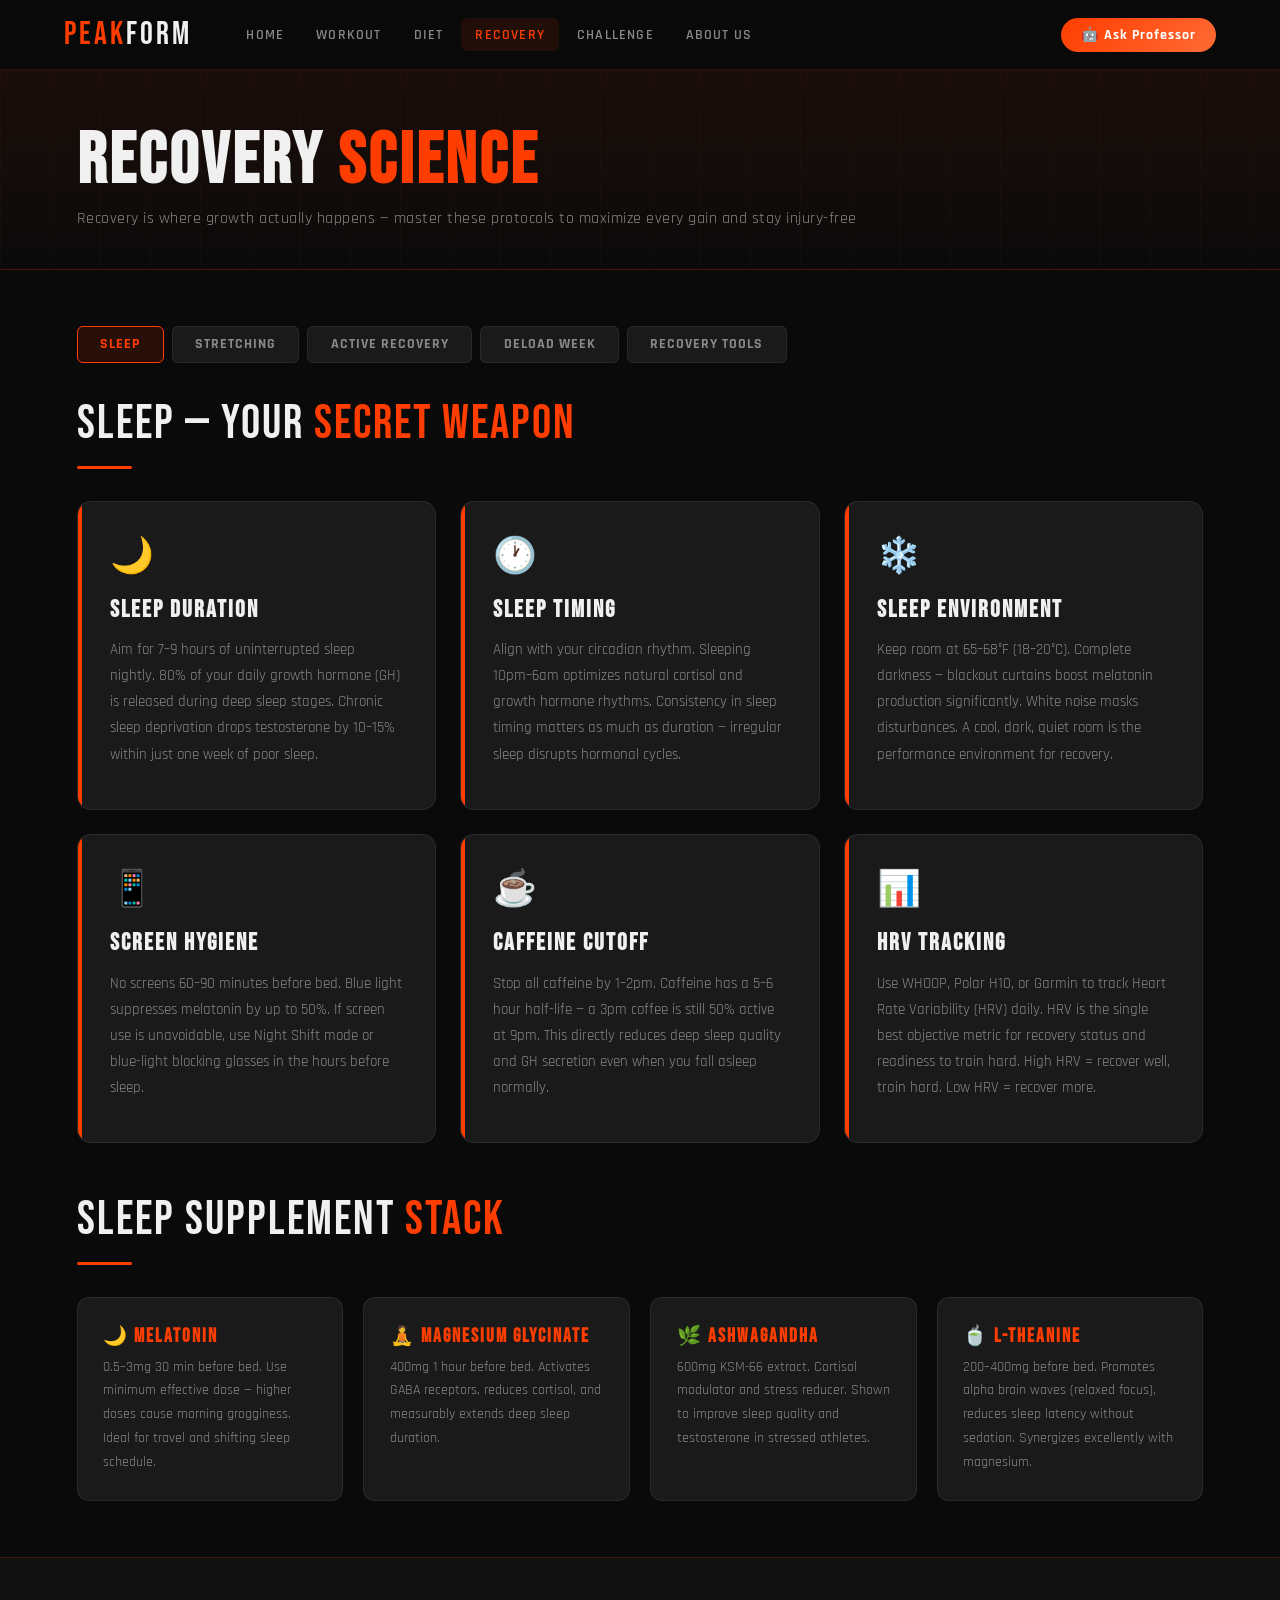
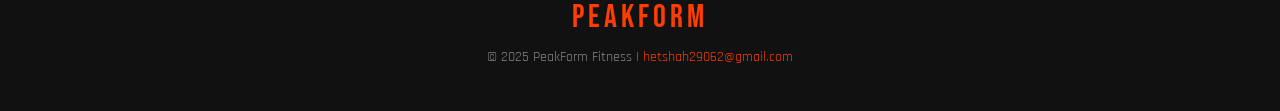
<file: recovery.html>
<!DOCTYPE html>
<html lang="en">
<head>
<meta charset="UTF-8">
<meta name="viewport" content="width=device-width, initial-scale=1.0">
<title>Recovery Guide – PeakForm</title>
<link rel="stylesheet" href="style.css">
<style>
.rec-card {
  background: var(--bg3);
  border: 1px solid var(--border2);
  border-radius: 14px;
  padding: 2rem;
  position: relative;
  overflow: hidden;
  transition: border-color 0.3s;
}
.rec-card::before { content:''; position:absolute; top:0; left:0; width:4px; height:100%; background:var(--accent); }
.rec-card:hover { border-color: var(--border); }
.rec-icon { font-size: 2.2rem; margin-bottom: 1rem; }
.rec-card h3 { font-family:'Bebas Neue',cursive; font-size:1.5rem; letter-spacing:2px; margin-bottom:0.85rem; }
.rec-card p { color:var(--muted); line-height:1.75; font-size:0.93rem; margin-bottom:0.6rem; }
.tip-list { list-style:none; margin-top:0.75rem; }
.tip-list li { color:var(--muted); font-size:0.9rem; padding:0.4rem 0; border-bottom:1px solid rgba(255,255,255,0.04); display:flex; align-items:flex-start; gap:0.6rem; }
.tip-list li::before { content:'▸'; color:var(--accent); flex-shrink:0; margin-top:0.1rem; }
.supp-card { background:var(--bg3); border:1px solid var(--border2); border-radius:12px; padding:1.6rem; }
.supp-card h4 { font-family:'Bebas Neue',cursive; font-size:1.2rem; letter-spacing:2px; color:var(--accent); margin-bottom:0.5rem; }
.supp-card p { color:var(--muted); font-size:0.9rem; line-height:1.65; }
</style>
</head>
<body>
<div class="page-wrap">

  <div class="page-header">
    <h1>RECOVERY <span>SCIENCE</span></h1>
    <p>Recovery is where growth actually happens — master these protocols to maximize every gain and stay injury-free</p>
  </div>

  <section class="section">
    <div class="tabs">
      <button class="tab-btn active" onclick="switchTab('sleep',this)">Sleep</button>
      <button class="tab-btn" onclick="switchTab('stretch',this)">Stretching</button>
      <button class="tab-btn" onclick="switchTab('active',this)">Active Recovery</button>
      <button class="tab-btn" onclick="switchTab('deload',this)">Deload Week</button>
      <button class="tab-btn" onclick="switchTab('tools',this)">Recovery Tools</button>
    </div>

    <!-- SLEEP -->
    <div id="tab-sleep" class="tab-content active">
      <div class="section-title">SLEEP — YOUR <span>SECRET WEAPON</span></div>
      <div class="divider"></div>
      <div class="grid-auto" style="margin-bottom:3rem">
        <div class="rec-card"><div class="rec-icon">🌙</div><h3>Sleep Duration</h3><p>Aim for 7–9 hours of uninterrupted sleep nightly. 80% of your daily growth hormone (GH) is released during deep sleep stages. Chronic sleep deprivation drops testosterone by 10–15% within just one week of poor sleep.</p></div>
        <div class="rec-card"><div class="rec-icon">🕐</div><h3>Sleep Timing</h3><p>Align with your circadian rhythm. Sleeping 10pm–6am optimizes natural cortisol and growth hormone rhythms. Consistency in sleep timing matters as much as duration — irregular sleep disrupts hormonal cycles.</p></div>
        <div class="rec-card"><div class="rec-icon">❄️</div><h3>Sleep Environment</h3><p>Keep room at 65–68°F (18–20°C). Complete darkness — blackout curtains boost melatonin production significantly. White noise masks disturbances. A cool, dark, quiet room is the performance environment for recovery.</p></div>
        <div class="rec-card"><div class="rec-icon">📱</div><h3>Screen Hygiene</h3><p>No screens 60–90 minutes before bed. Blue light suppresses melatonin by up to 50%. If screen use is unavoidable, use Night Shift mode or blue-light blocking glasses in the hours before sleep.</p></div>
        <div class="rec-card"><div class="rec-icon">☕</div><h3>Caffeine Cutoff</h3><p>Stop all caffeine by 1–2pm. Caffeine has a 5–6 hour half-life — a 3pm coffee is still 50% active at 9pm. This directly reduces deep sleep quality and GH secretion even when you fall asleep normally.</p></div>
        <div class="rec-card"><div class="rec-icon">📊</div><h3>HRV Tracking</h3><p>Use WHOOP, Polar H10, or Garmin to track Heart Rate Variability (HRV) daily. HRV is the single best objective metric for recovery status and readiness to train hard. High HRV = recover well, train hard. Low HRV = recover more.</p></div>
      </div>
      <div class="section-title">SLEEP SUPPLEMENT <span>STACK</span></div>
      <div class="divider"></div>
      <div class="grid-4">
        <div class="supp-card"><h4>🌙 Melatonin</h4><p>0.5–3mg 30 min before bed. Use minimum effective dose — higher doses cause morning grogginess. Ideal for travel and shifting sleep schedule.</p></div>
        <div class="supp-card"><h4>🧘 Magnesium Glycinate</h4><p>400mg 1 hour before bed. Activates GABA receptors, reduces cortisol, and measurably extends deep sleep duration.</p></div>
        <div class="supp-card"><h4>🌿 Ashwagandha</h4><p>600mg KSM-66 extract. Cortisol modulator and stress reducer. Shown to improve sleep quality and testosterone in stressed athletes.</p></div>
        <div class="supp-card"><h4>🍵 L-Theanine</h4><p>200–400mg before bed. Promotes alpha brain waves (relaxed focus), reduces sleep latency without sedation. Synergizes excellently with magnesium.</p></div>
      </div>
    </div>

    <!-- STRETCHING -->
    <div id="tab-stretch" class="tab-content">
      <div class="section-title">MOBILITY & <span>FLEXIBILITY</span></div>
      <div class="divider"></div>
      <div class="grid-auto">
        <div class="rec-card"><div class="rec-icon">🤸</div><h3>Dynamic Warm-Up</h3><p>Before every session: 5–10 minutes of dynamic stretching only. Leg swings, arm circles, hip rotations, inchworms, world's greatest stretch. Increases blood flow and ROM. Never static stretch cold muscles — it reduces performance.</p></div>
        <div class="rec-card"><div class="rec-icon">🧘</div><h3>Post-Workout Static Stretch</h3><p>After training only. Hold 30–60 seconds per stretch. Target muscles trained that session. Regular practice improves flexibility over weeks and reduces DOMS severity.</p>
          <ul class="tip-list" style="margin-top:0.75rem">
            <li>Hip flexor lunge stretch: 60 sec each side</li>
            <li>Doorway chest stretch: 45 sec</li>
            <li>Hamstring stretch seated: 60 sec each</li>
            <li>Lat overhead stretch: 45 sec each side</li>
            <li>Standing quad stretch: 45 sec each</li>
          </ul>
        </div>
        <div class="rec-card"><div class="rec-icon">🌀</div><h3>Foam Rolling</h3><p>Self-myofascial release before and after training. 60–90 seconds per muscle group. Pause on tender trigger points. Priority areas: IT band, thoracic spine, calves, hip flexors, lats, glutes.</p></div>
        <div class="rec-card"><div class="rec-icon">🦵</div><h3>Lower Body Protocol</h3><p>Essential for squat and deadlift athletes. Pigeon pose (2min/side), couch stretch (90 sec/side), seated hamstring stretch, ankle mobility circles, calf raises on step edge. Perform daily.</p></div>
        <div class="rec-card"><div class="rec-icon">💪</div><h3>Upper Body Protocol</h3><p>Cross-body shoulder stretch, sleeper stretch, thoracic extension over foam roller, doorway pec stretch, neck side bends. Non-negotiable for pressing and pulling athletes to maintain shoulder health.</p></div>
        <div class="rec-card"><div class="rec-icon">🧲</div><h3>Yoga for Athletes</h3><p>2x per week yoga sessions dramatically improve mobility, balance, and body awareness. Even 20-minute sessions compound significantly over time. Focus: Warrior sequences, pigeon, downward dog, hip openers.</p></div>
      </div>
    </div>

    <!-- ACTIVE RECOVERY -->
    <div id="tab-active" class="tab-content">
      <div class="section-title">ACTIVE <span>RECOVERY</span></div>
      <div class="divider"></div>
      <p style="color:var(--muted);margin-bottom:2.5rem;line-height:1.8;max-width:800px;font-size:0.98rem">Active recovery means deliberate low-intensity movement on rest days. It increases blood flow to sore muscles — flushing out metabolic waste and delivering nutrients for tissue repair — without creating additional muscle damage or systemic fatigue.</p>
      <div class="grid-auto">
        <div class="rec-card"><div class="rec-icon">🚶</div><h3>Walking</h3><p>The most underrated recovery tool available. 20–40 minutes at a conversational pace. Increases blood flow, accelerates fat oxidation, reduces cortisol, and improves insulin sensitivity. Do this every rest day without exception.</p></div>
        <div class="rec-card"><div class="rec-icon">🚴</div><h3>Light Cycling</h3><p>15–30 minutes at 50–60% max HR. Excellent leg recovery after heavy lower body sessions. The circular motion promotes joint lubrication without eccentric muscle damage — unlike running.</p></div>
        <div class="rec-card"><div class="rec-icon">🏊</div><h3>Swimming</h3><p>Full-body active recovery. Water provides natural resistance and compression simultaneously. 20–30 minutes easy laps. Ideal for sore joints, back pain, or overuse injuries — zero impact.</p></div>
        <div class="rec-card"><div class="rec-icon">🧘</div><h3>Yoga / Mobility Flow</h3><p>60-minute restorative yoga session. Focus on hip openers, thoracic mobility, and hamstring lengthening. Doubles as active recovery and flexibility training in a single session.</p></div>
        <div class="rec-card"><div class="rec-icon">🌡️</div><h3>Contrast Therapy</h3><p>Alternating hot (3 min) and cold (1 min) — sauna/hot shower to cold shower or ice bath. 3–5 rounds. Reduces inflammation, clears lactic acid, boosts recovery hormones. Used by elite athletes worldwide.</p></div>
        <div class="rec-card"><div class="rec-icon">💆</div><h3>Sports Massage</h3><p>Weekly professional massage targets adhesions and trigger points that foam rolling misses. Between sessions, use a massage gun (Theragun/Hypervolt) 10–15 min daily on sore areas for significant relief.</p></div>
      </div>
    </div>

    <!-- DELOAD -->
    <div id="tab-deload" class="tab-content">
      <div class="section-title">DELOAD <span>WEEK GUIDE</span></div>
      <div class="divider"></div>
      <p style="color:var(--muted);margin-bottom:2.5rem;line-height:1.8;max-width:800px;font-size:0.98rem">A deload is a planned period of reduced training volume and intensity. Every 4–8 weeks, your body needs a lower-stress week to allow supercompensation — the physiological process where you recover from accumulated fatigue and come back genuinely stronger than before the deload began.</p>
      <div class="grid-auto">
        <div class="rec-card"><div class="rec-icon">📉</div><h3>Volume Deload</h3><p>Keep intensity (weight on bar) the same. Reduce sets by 50%. If you normally do 5 sets per exercise, do 2–3. Maintains neuromuscular patterns and movement quality while allowing full tissue recovery.</p></div>
        <div class="rec-card"><div class="rec-icon">🔽</div><h3>Intensity Deload</h3><p>Keep training volume the same, reduce weight by 40–50%. Use when joints feel beat up. Focus on perfect form and mind-muscle connection at lighter loads. Excellent for technique refinement.</p></div>
        <div class="rec-card"><div class="rec-icon">🏖️</div><h3>Full Rest Week</h3><p>Complete rest from structured lifting. Ideal after a competition, extended travel, illness, or exceptional accumulation of physical stress. Walk, swim, do yoga — nothing more than Zone 1 activity.</p></div>
        <div class="rec-card"><div class="rec-icon">📅</div><h3>When to Deload</h3><p>Schedule every 4–8 weeks OR trigger by these signs: motivation drops consistently, weights feel heavier than usual, sleep is disrupted despite good habits, joints ache, mood is persistently low.</p></div>
        <div class="rec-card"><div class="rec-icon">🔄</div><h3>What To Do During</h3><p>Light cardio, full mobility sessions, foam rolling, restorative yoga. Review your training log. Plan the next training block. Prioritize sleep (9+ hours) and calorie-appropriate nutrition for full recovery.</p></div>
        <div class="rec-card"><div class="rec-icon">🚀</div><h3>After the Deload</h3><p>Expect clear performance improvements: more reps at the same weight, new 1RM, sharper mind-muscle connection, better mood. This supercompensation effect is the entire scientific basis of periodized training.</p></div>
      </div>
    </div>

    <!-- TOOLS -->
    <div id="tab-tools" class="tab-content">
      <div class="section-title">RECOVERY <span>TOOLS</span></div>
      <div class="divider"></div>
      <div style="display:grid;grid-template-columns:repeat(auto-fill,minmax(240px,1fr));gap:1.25rem">
        <div class="supp-card"><h4>🔫 Massage Gun</h4><p>Theragun, Hypervolt. 2–3 min per muscle group. Use before training for activation, after for soreness reduction. High-frequency percussion breaks adhesions faster than foam rolling.</p></div>
        <div class="supp-card"><h4>🥶 Ice Bath</h4><p>10–15°C water, 10–15 min. Reduces acute inflammation and DOMS. Avoid within 4 hours post-strength training — blunts hypertrophy signaling. Best 6+ hours after lifting or on rest days.</p></div>
        <div class="supp-card"><h4>🧖 Sauna</h4><p>80–100°C, 20–30 min, 3–4x/week. Mimics cardio adaptation, releases heat shock proteins, boosts GH by up to 200%. Dramatically improves cardiovascular health and longevity biomarkers.</p></div>
        <div class="supp-card"><h4>⌚ HRV Monitor</h4><p>WHOOP, Polar H10, Garmin. Daily HRV measurement tells you objectively whether to push hard or recover. The most data-driven recovery tool available to athletes today.</p></div>
        <div class="supp-card"><h4>🧢 Compression Gear</h4><p>Compression socks/tights post-exercise. Reduces blood pooling, speeds venous return, decreases DOMS by 20–30%. Wear for 2–4 hours post-workout or overnight for maximum benefit.</p></div>
        <div class="supp-card"><h4>🌊 Normatec Boots</h4><p>Pneumatic compression used by elite athletes and sports teams. 20–30 min sessions dramatically flush waste products and improve leg circulation. Game-changing for high-frequency trainers.</p></div>
        <div class="supp-card"><h4>📏 Foam Roller</h4><p>5–10 minutes pre and post workout. Priority: thoracic spine, IT band, hip flexors, calves, lats. Vibrating versions provide enhanced myofascial release over standard rollers.</p></div>
        <div class="supp-card"><h4>🎯 Lacrosse Ball</h4><p>Pinpoint trigger point release. Glutes, shoulders, traps, calves, plantar fascia. 60–90 sec on each tight spot. More precise than a foam roller for specific stubborn knots.</p></div>
        <div class="supp-card"><h4>🌡️ Heating Pad</h4><p>Applied to chronically tight areas (hip flexors, lower traps, calves) for 15–20 min before stretching. Heat increases tissue extensibility — dramatically improving stretch effectiveness.</p></div>
        <div class="supp-card"><h4>💉 Epsom Salt Bath</h4><p>2 cups Epsom salt in warm bath for 20 min. Magnesium is absorbed transdermally. Reduces muscle soreness, promotes relaxation, and improves sleep quality when done in the evening.</p></div>
      </div>
    </div>
  </section>

  <footer>
    <div class="foot-brand">PEAKFORM</div>
    <p>© 2025 PeakForm Fitness | <a href="mailto:hetshah29062@gmail.com">hetshah29062@gmail.com</a></p>
  </footer>
</div>

<script src="nav.js"></script>
<script src="app.js"></script>
<script>
function switchTab(id, btn){
  document.querySelectorAll('.tab-content').forEach(t=>t.classList.remove('active'));
  document.querySelectorAll('.tab-btn').forEach(b=>b.classList.remove('active'));
  document.getElementById('tab-'+id).classList.add('active');
  btn.classList.add('active');
}
</script>
</body>
</html>
</file>
<file: style.css>
@import url('https://fonts.googleapis.com/css2?family=Bebas+Neue&family=Rajdhani:wght@400;500;600;700&family=Inter:wght@300;400;500;600&display=swap');

:root {
  --bg: #0a0a0a;
  --bg2: #111111;
  --bg3: #1a1a1a;
  --bg4: #222222;
  --accent: #ff3d00;
  --accent2: #ff6b35;
  --gold: #f5a623;
  --text: #f0f0f0;
  --muted: #888;
  --border: rgba(255,61,0,0.18);
  --border2: rgba(255,255,255,0.07);
  --card: rgba(255,255,255,0.03);
  --radius: 12px;
}

*, *::before, *::after { margin:0; padding:0; box-sizing:border-box; }
html { scroll-behavior: smooth; }
body {
  background: var(--bg);
  color: var(--text);
  font-family: 'Rajdhani', sans-serif;
  font-size: 17px;
  overflow-x: hidden;
  min-height: 100vh;
}

/* ── SCROLLBAR ── */
::-webkit-scrollbar { width: 5px; }
::-webkit-scrollbar-track { background: var(--bg2); }
::-webkit-scrollbar-thumb { background: var(--accent); border-radius: 3px; }

/* ── NAVBAR ── */
nav {
  position: fixed;
  top: 0; left: 0; right: 0;
  z-index: 1000;
  background: rgba(10,10,10,0.96);
  backdrop-filter: blur(24px);
  -webkit-backdrop-filter: blur(24px);
  border-bottom: 1px solid var(--border);
  height: 70px;
  display: flex;
  align-items: center;
  padding: 0 5%;
  gap: 0.5rem;
}
.nav-brand {
  font-family: 'Bebas Neue', cursive;
  font-size: 2rem;
  color: var(--accent);
  letter-spacing: 3px;
  text-decoration: none;
  margin-right: 2rem;
  flex-shrink: 0;
}
.nav-brand span { color: var(--text); }
.nav-links {
  display: flex;
  gap: 0.2rem;
  flex: 1;
  flex-wrap: wrap;
}
.nav-links a {
  color: var(--muted);
  text-decoration: none;
  padding: 0.45rem 0.9rem;
  border-radius: 6px;
  transition: all 0.2s;
  font-weight: 600;
  font-size: 0.88rem;
  letter-spacing: 1.2px;
  text-transform: uppercase;
}
.nav-links a:hover,
.nav-links a.active {
  color: var(--accent);
  background: rgba(255,61,0,0.1);
}
.btn-ai {
  background: linear-gradient(135deg, var(--accent), var(--accent2));
  color: #fff;
  border: none;
  padding: 0.5rem 1.25rem;
  border-radius: 25px;
  font-family: 'Rajdhani', sans-serif;
  font-weight: 700;
  font-size: 0.88rem;
  cursor: pointer;
  letter-spacing: 1px;
  transition: transform 0.2s, box-shadow 0.2s;
  white-space: nowrap;
  text-decoration: none;
  display: inline-flex;
  align-items: center;
  gap: 0.4rem;
}
.btn-ai:hover { transform: scale(1.05); box-shadow: 0 4px 20px rgba(255,61,0,0.4); }

/* ── PAGE WRAPPER ── */
.page-wrap { padding-top: 70px; min-height: 100vh; }

/* ── PAGE HEADER ── */
.page-header {
  padding: 3.5rem 6% 2.5rem;
  background: linear-gradient(180deg, rgba(255,61,0,0.07) 0%, transparent 100%);
  border-bottom: 1px solid var(--border);
  position: relative;
  overflow: hidden;
}
.page-header::before {
  content: '';
  position: absolute;
  inset: 0;
  background-image: linear-gradient(rgba(255,61,0,0.04) 1px, transparent 1px),
                    linear-gradient(90deg, rgba(255,61,0,0.04) 1px, transparent 1px);
  background-size: 50px 50px;
}
.page-header h1 {
  font-family: 'Bebas Neue', cursive;
  font-size: clamp(2.8rem, 6vw, 4.5rem);
  letter-spacing: 3px;
  position: relative;
  z-index: 1;
  line-height: 1;
}
.page-header h1 span { color: var(--accent); }
.page-header p {
  color: var(--muted);
  font-size: 1rem;
  margin-top: 0.6rem;
  position: relative;
  z-index: 1;
  letter-spacing: 0.5px;
}

/* ── SECTION ── */
.section { padding: 3.5rem 6%; }
.section-title {
  font-family: 'Bebas Neue', cursive;
  font-size: clamp(2rem, 4vw, 3rem);
  letter-spacing: 2px;
  margin-bottom: 0.35rem;
}
.section-title span { color: var(--accent); }
.section-sub {
  color: var(--muted);
  font-size: 0.8rem;
  letter-spacing: 3px;
  text-transform: uppercase;
  margin-bottom: 0.5rem;
  font-weight: 600;
}
.divider { width: 55px; height: 3px; background: var(--accent); margin: 0.85rem 0 2rem; border-radius: 2px; }

/* ── BUTTONS ── */
.btn-primary {
  background: var(--accent);
  color: #fff;
  padding: 0.9rem 2.2rem;
  border: none;
  border-radius: 4px;
  font-family: 'Rajdhani', sans-serif;
  font-weight: 700;
  font-size: 1rem;
  cursor: pointer;
  letter-spacing: 2px;
  text-transform: uppercase;
  transition: all 0.25s;
  text-decoration: none;
  display: inline-block;
}
.btn-primary:hover { background: var(--accent2); transform: translateY(-2px); box-shadow: 0 8px 25px rgba(255,61,0,0.35); }
.btn-secondary {
  background: transparent;
  color: var(--text);
  padding: 0.9rem 2.2rem;
  border: 1px solid rgba(255,255,255,0.2);
  border-radius: 4px;
  font-family: 'Rajdhani', sans-serif;
  font-weight: 700;
  font-size: 1rem;
  cursor: pointer;
  letter-spacing: 2px;
  text-transform: uppercase;
  transition: all 0.25s;
  text-decoration: none;
  display: inline-block;
}
.btn-secondary:hover { border-color: var(--accent); color: var(--accent); }

/* ── CARDS ── */
.card {
  background: var(--bg3);
  border: 1px solid var(--border2);
  border-radius: var(--radius);
  overflow: hidden;
  transition: all 0.3s;
}
.card:hover { border-color: var(--border); transform: translateY(-3px); box-shadow: 0 16px 40px rgba(255,61,0,0.12); }

/* ── TABS ── */
.tabs { display: flex; gap: 0.5rem; margin-bottom: 2rem; flex-wrap: wrap; }
.tab-btn {
  background: var(--bg3);
  border: 1px solid var(--border2);
  color: var(--muted);
  padding: 0.55rem 1.4rem;
  border-radius: 6px;
  cursor: pointer;
  font-family: 'Rajdhani', sans-serif;
  font-weight: 700;
  letter-spacing: 1px;
  font-size: 0.88rem;
  transition: all 0.2s;
  text-transform: uppercase;
}
.tab-btn.active, .tab-btn:hover {
  background: rgba(255,61,0,0.12);
  border-color: var(--accent);
  color: var(--accent);
}
.tab-content { display: none; }
.tab-content.active { display: block; }

/* ── TAGS / BADGES ── */
.tag {
  display: inline-block;
  background: rgba(255,61,0,0.12);
  border: 1px solid var(--border);
  color: var(--accent2);
  padding: 0.18rem 0.75rem;
  border-radius: 20px;
  font-size: 0.75rem;
  letter-spacing: 1px;
  text-transform: uppercase;
  font-weight: 700;
}
.badge-rest { background: rgba(100,100,100,0.18); color: var(--muted); border:none; padding:0.2rem 0.75rem; border-radius:20px; font-size:0.75rem; font-weight:700; letter-spacing:1px; text-transform:uppercase; }
.badge-strength { background: rgba(255,61,0,0.18); color: var(--accent); border:none; padding:0.2rem 0.75rem; border-radius:20px; font-size:0.75rem; font-weight:700; letter-spacing:1px; text-transform:uppercase; }
.badge-cardio { background: rgba(245,166,35,0.18); color: var(--gold); border:none; padding:0.2rem 0.75rem; border-radius:20px; font-size:0.75rem; font-weight:700; letter-spacing:1px; text-transform:uppercase; }
.badge-hiit { background: rgba(255,107,53,0.18); color: var(--accent2); border:none; padding:0.2rem 0.75rem; border-radius:20px; font-size:0.75rem; font-weight:700; letter-spacing:1px; text-transform:uppercase; }
.badge-active { background: rgba(100,200,100,0.18); color: #6eca6e; border:none; padding:0.2rem 0.75rem; border-radius:20px; font-size:0.75rem; font-weight:700; letter-spacing:1px; text-transform:uppercase; }

/* ── FOOTER ── */
footer {
  background: var(--bg2);
  border-top: 1px solid var(--border);
  padding: 2.5rem 6%;
  text-align: center;
}
.foot-brand {
  font-family: 'Bebas Neue', cursive;
  font-size: 2rem;
  color: var(--accent);
  letter-spacing: 4px;
  margin-bottom: 0.5rem;
}
footer p { color: var(--muted); font-size: 0.9rem; line-height: 1.8; }
footer a { color: var(--accent); text-decoration: none; }
footer a:hover { text-decoration: underline; }

/* ── AI CHAT ── */
#aiOverlay {
  display: none;
  position: fixed;
  inset: 0;
  background: rgba(0,0,0,0.92);
  z-index: 3000;
  padding: 1rem;
  align-items: center;
  justify-content: center;
}
#aiOverlay.open { display: flex; }
.ai-box {
  background: var(--bg2);
  border: 1px solid var(--border);
  border-radius: 16px;
  width: 100%;
  max-width: 680px;
  height: min(680px, 90vh);
  display: flex;
  flex-direction: column;
  overflow: hidden;
}
.ai-header {
  display: flex;
  align-items: center;
  gap: 1rem;
  padding: 1.1rem 1.5rem;
  border-bottom: 1px solid var(--border);
  background: rgba(255,61,0,0.06);
  flex-shrink: 0;
}
.ai-avatar {
  width: 48px; height: 48px;
  border-radius: 50%;
  background: linear-gradient(135deg, var(--accent), var(--accent2));
  display: flex; align-items: center; justify-content: center;
  font-size: 1.4rem; flex-shrink: 0;
}
.ai-title h3 { font-family:'Bebas Neue',cursive; font-size:1.3rem; letter-spacing:2px; color:var(--accent); }
.ai-title p { color:var(--muted); font-size:0.8rem; }
.ai-dot { width:9px; height:9px; background:#4caf50; border-radius:50%; animation: pulse 2s infinite; }
@keyframes pulse { 0%,100%{opacity:1}50%{opacity:0.4} }
.ai-close {
  margin-left: auto;
  background: rgba(255,61,0,0.12);
  border: 1px solid var(--border);
  color: var(--accent);
  width: 34px; height: 34px;
  border-radius: 50%;
  cursor: pointer;
  font-size: 1rem;
  display: flex; align-items: center; justify-content: center;
  transition: background 0.2s;
}
.ai-close:hover { background: rgba(255,61,0,0.25); }
.ai-messages {
  flex: 1;
  overflow-y: auto;
  padding: 1.25rem;
  display: flex;
  flex-direction: column;
  gap: 0.85rem;
}
.ai-input-row {
  padding: 1rem 1.25rem;
  border-top: 1px solid var(--border);
  display: flex;
  gap: 0.75rem;
  background: rgba(0,0,0,0.3);
  flex-shrink: 0;
}
.ai-input {
  flex: 1;
  background: var(--bg3);
  border: 1px solid var(--border2);
  color: var(--text);
  padding: 0.8rem 1.15rem;
  border-radius: 25px;
  font-family: 'Rajdhani', sans-serif;
  font-size: 0.97rem;
  outline: none;
  transition: border-color 0.2s;
}
.ai-input:focus { border-color: var(--accent); }
.ai-send {
  background: var(--accent);
  border: none;
  color: #fff;
  width: 42px; height: 42px;
  border-radius: 50%;
  cursor: pointer;
  font-size: 1.1rem;
  display: flex; align-items: center; justify-content: center;
  transition: transform 0.2s;
  flex-shrink: 0;
}
.ai-send:hover { transform: scale(1.1); }
.msg { max-width: 82%; padding: 0.9rem 1.1rem; border-radius: 14px; line-height: 1.65; font-size: 0.93rem; }
.msg-user { background: rgba(255,61,0,0.18); border: 1px solid var(--border); align-self: flex-end; }
.msg-ai { background: var(--bg3); border: 1px solid var(--border2); align-self: flex-start; }
.msg-name { font-size: 0.72rem; font-weight: 700; letter-spacing: 1px; text-transform: uppercase; margin-bottom: 0.3rem; color: var(--accent); }
.typing-dots { display:flex; gap:4px; align-items:center; padding:0.15rem 0; }
.typing-dots span { width:6px; height:6px; background:var(--muted); border-radius:50%; animation:bounce 1.4s infinite; }
.typing-dots span:nth-child(2){animation-delay:0.2s}
.typing-dots span:nth-child(3){animation-delay:0.4s}
@keyframes bounce{0%,60%,100%{transform:translateY(0)}30%{transform:translateY(-7px)}}

/* ── UTILS ── */
.grid-auto { display: grid; grid-template-columns: repeat(auto-fill, minmax(280px, 1fr)); gap: 1.5rem; }
.grid-2 { display: grid; grid-template-columns: 1fr 1fr; gap: 2rem; }
.grid-3 { display: grid; grid-template-columns: repeat(3,1fr); gap: 1.5rem; }
.grid-4 { display: grid; grid-template-columns: repeat(auto-fill, minmax(220px,1fr)); gap: 1.25rem; }
@media(max-width:900px){ .grid-2{grid-template-columns:1fr} .grid-3{grid-template-columns:1fr 1fr} }
@media(max-width:600px){ .grid-3{grid-template-columns:1fr} .nav-links a{font-size:0.75rem;padding:0.35rem 0.6rem} }
</file>
